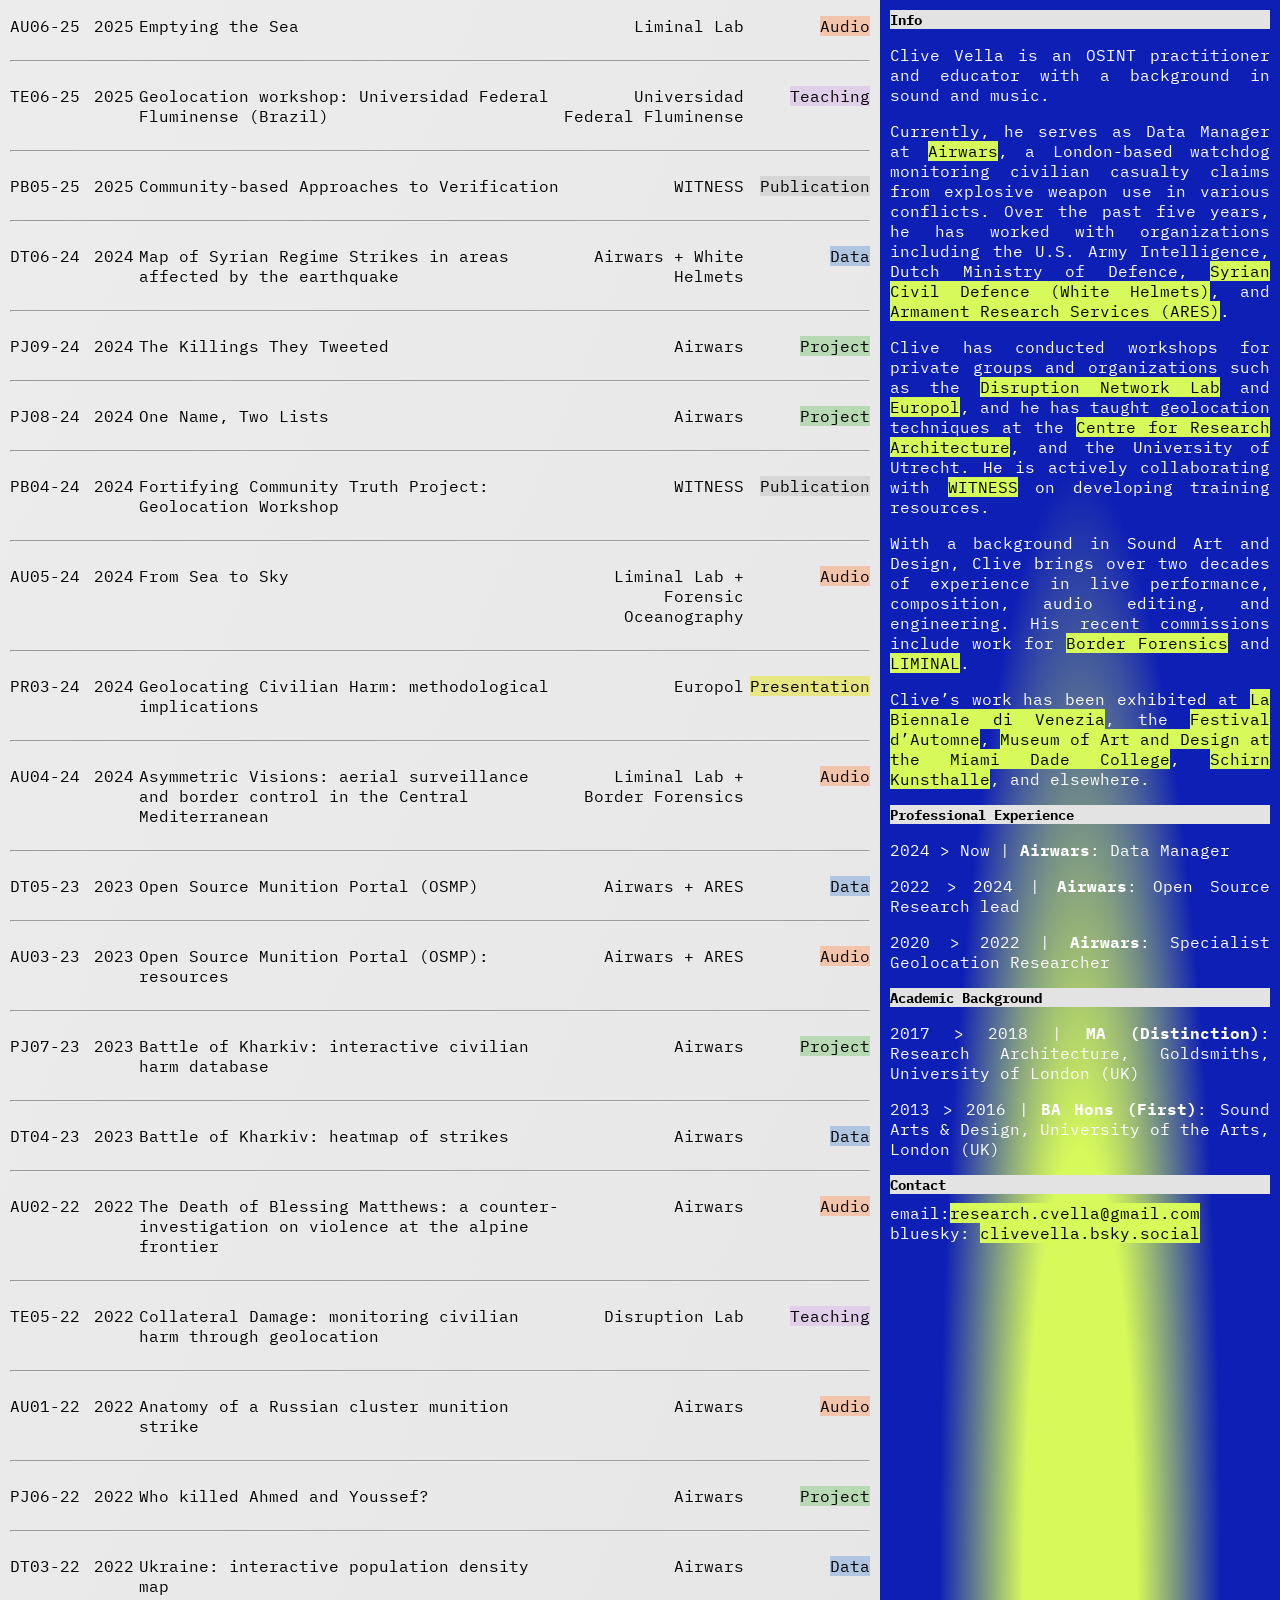
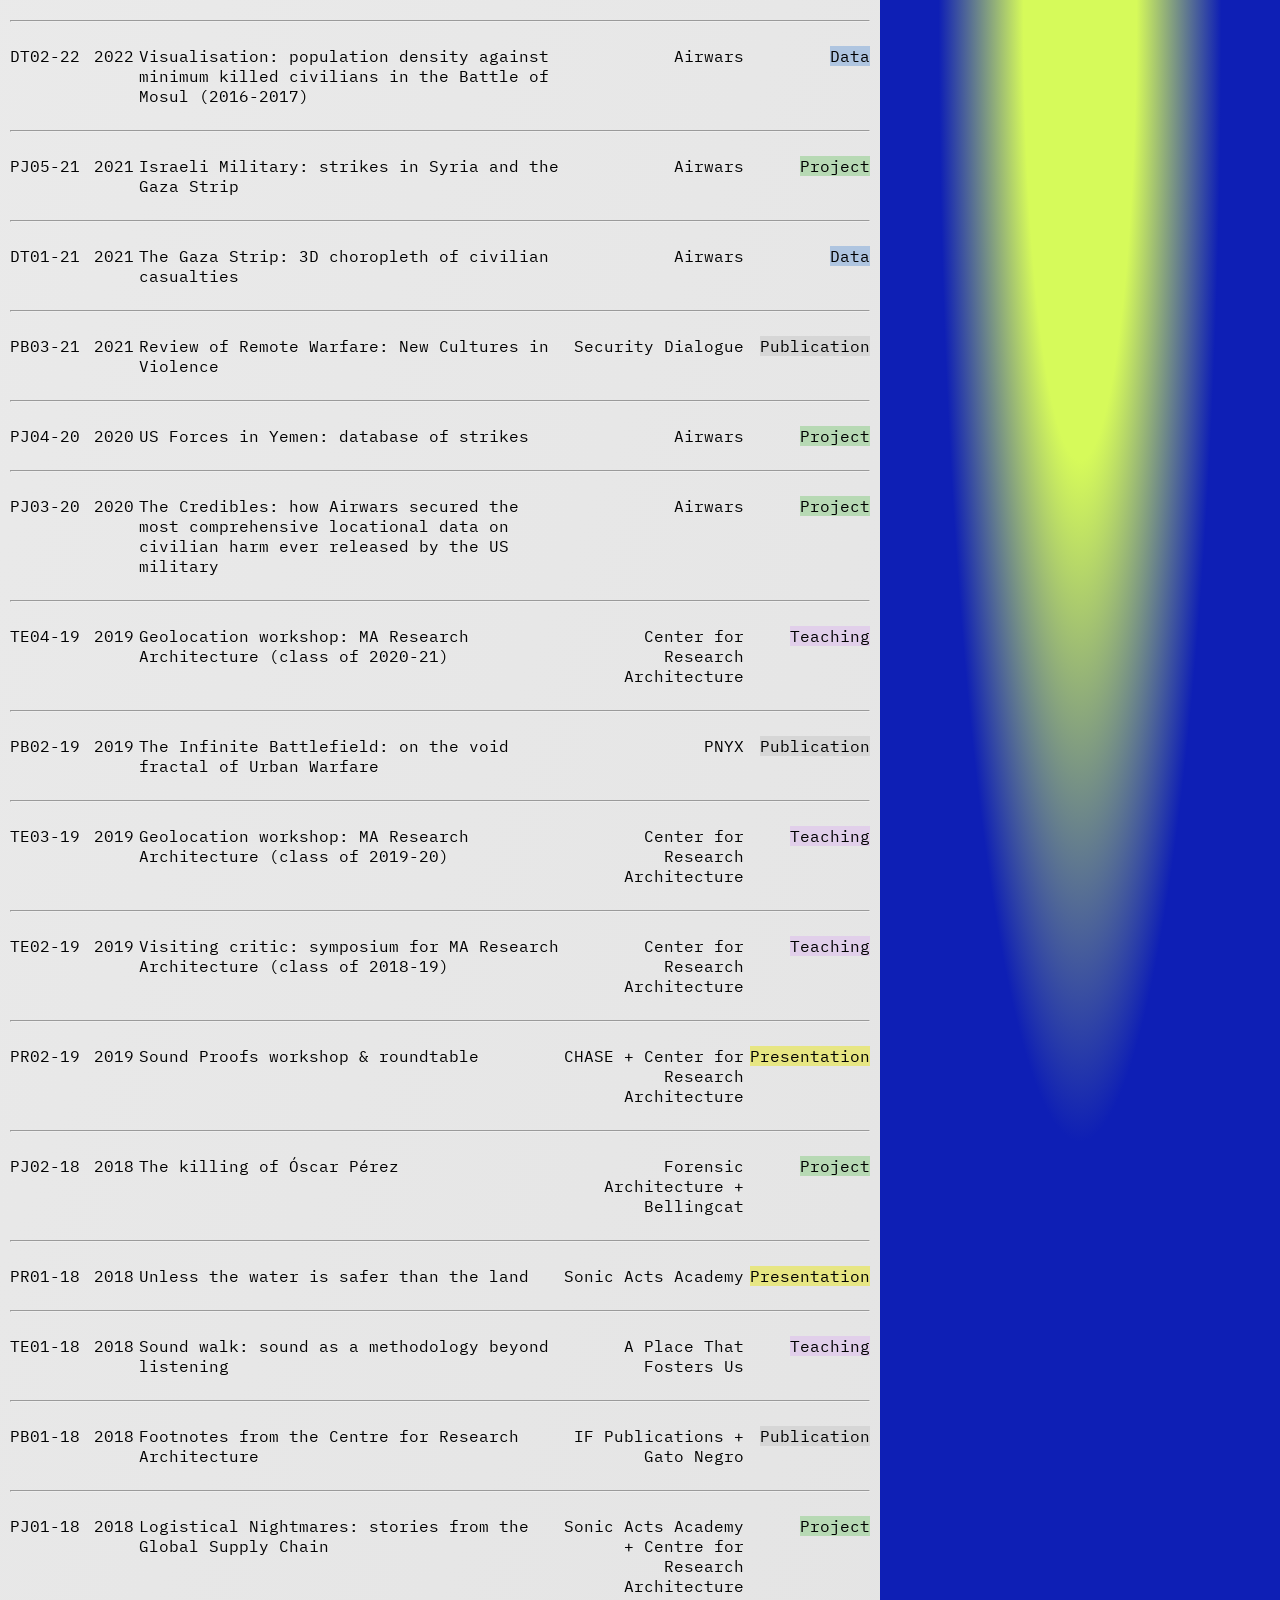
<file: index.html>
<!DOCTYPE html>
<html lang="en">

<head>
    <meta charset="UTF-8">
    <meta name="viewport" content="width=device-width, initial-scale=1.0">
    <link rel="preconnect" href="https://fonts.googleapis.com">
    <link rel="preconnect" href="https://fonts.gstatic.com" crossorigin>
    <link
        href="https://fonts.googleapis.com/css2?family=IBM+Plex+Mono:ital,wght@0,100;0,200;0,300;0,400;0,500;0,600;0,700;1,100;1,200;1,300;1,400;1,500;1,600;1,700&display=swap"
        rel="stylesheet">
    <link rel="stylesheet" href="styles.css">
    <script src="script.js"></script>
    <title>clivevella.xyz</title>
</head>

<body>
    <div id="xp_table">
        <div class="xp_line">

            <div class="code">
                <a href="https://liminal-lab.org/work/emptying_the_sea" target="_blank" rel="noreferrer noopener">
                    <p><mark>AU06-25</mark></p>
                </a>
            </div>
            <div class="year">
                <p>2025</p>
            </div>
            <div class="name">
                <a href="https://liminal-lab.org/work/emptying_the_sea" target="_blank" rel="noreferrer noopener">
                    <p><mark>Emptying the Sea</mark></p>
                </a>
            </div>
            <div class="org">

                <p>Liminal Lab</p>
            </div>
            <div class="category audio">
                <p><mark>Audio</mark></p>
            </div>

        </div>
        <hr>
        <div class="xp_line">

            <div class="code">

                <p>TE06-25</p>
            </div>
            <div class="year">
                <p>2025</p>
            </div>
            <div class="name">

                <p>Geolocation workshop: Universidad Federal Fluminense (Brazil)</p>

            </div>
            <div class="org">

                <p>Universidad Federal Fluminense</p>
            </div>
            <div class="category teaching">
                <p><mark>Teaching</mark></p>
            </div>

        </div>
        <hr>

        <div class="xp_line">
            <div class="code">
                <a href="https://library.witness.org/product/community-based-approaches-to-verification/"
                    target="_blank" rel="noreferrer noopener">
                    <p><mark>PB05-25</mark></p>
                </a>
            </div>
            <div class="year">
                <p>2025</p>
            </div>
            <div class="name">
                <a href="https://library.witness.org/product/community-based-approaches-to-verification/"
                    target="_blank" rel="noreferrer noopener">
                    <p><mark>Community-based Approaches to Verification</mark></p>
                </a>
            </div>
            <div class="org">

                <p>WITNESS</p>
            </div>
            <div class="category publication">
                <p><mark>Publication</mark></p>
            </div>

        </div>
        <hr>
        <div class="xp_line">
            <div class="code">
                <a href="https://airwars.org/news/new-airwars-and-white-helmets-project-launched/" target="_blank"
                    rel="noreferrer noopener">
                    <p><mark>DT06-24</mark></p>
                </a>
            </div>
            <div class="year">
                <p>2024</p>
            </div>
            <div class="name">
                <a href="https://airwars.org/news/new-airwars-and-white-helmets-project-launched/" target="_blank"
                    rel="noreferrer noopener">
                    <p><mark>Map of Syrian Regime Strikes in areas affected by the earthquake</mark></p>
                </a>
            </div>
            <div class="org">
                <p>Airwars + White Helmets</p>
            </div>
            <div class="category data">
                <p><mark>Data</mark></p>
            </div>
        </div>
        <hr>
        <div class="xp_line">
            <div class="code">
                <a href="https://www.youtube.com/watch?v=esvn44GEoAk" target="_blank" rel="noreferrer noopener">
                    <p><mark>PJ09-24</mark></p>
                </a>
            </div>
            <div class="year">
                <p>2024</p>
            </div>
            <div class="name">
                <a href="https://www.youtube.com/watch?v=esvn44GEoAk" target="_blank" rel="noreferrer noopener">
                    <p><mark>The Killings They Tweeted</mark></p>
                </a>
            </div>
            <div class="org">
                <p>Airwars</p>
            </div>
            <div class="category project">
                <p><mark>Project</mark></p>
            </div>
        </div>
        <hr>
        <div class="xp_line">
            <div class="code">
                <a href="https://gaza-civilians.airwars.org/" target="_blank" rel="noreferrer noopener">
                    <p><mark>PJ08-24</mark></p>
                </a>
            </div>
            <div class="year">
                <p>2024</p>
            </div>
            <div class="name">
                <a href="https://gaza-civilians.airwars.org/" target="_blank" rel="noreferrer noopener">
                    <p><mark>One Name, Two Lists</mark></p>
                </a>
            </div>
            <div class="org">
                <p>Airwars</p>
            </div>
            <div class="category project">
                <p><mark>Project</mark></p>
            </div>
        </div>
        <hr>
        <div class="xp_line">
            <div class="code">

                <p>PB04-24</p>

            </div>
            <div class="year">
                <p>2024</p>
            </div>
            <div class="name">
                <p>Fortifying Community Truth Project: Geolocation Workshop</p>
            </div>
            <div class="org">
                <p>WITNESS</p>
            </div>
            <div class="category publication">
                <p><mark>Publication</mark></p>
            </div>
        </div>
        <hr>
        <div class="xp_line">
            <div class="code">
                <a href="https://liminal-lab.org/work/from-sea-to-sky" target="_blank" rel="noreferrer noopener">
                    <p><mark>AU05-24</mark></p>
                </a>
            </div>
            <div class="year">
                <p>2024</p>
            </div>
            <div class="name">
                <a href="https://liminal-lab.org/work/from-sea-to-sky" target="_blank" rel="noreferrer noopener">
                    <p><mark>From Sea to Sky</mark></p>
                </a>
            </div>
            <div class="org">
                <p>Liminal Lab + Forensic Oceanography</p>
            </div>
            <div class="category audio">
                <p><mark>Audio</mark></p>
            </div>
        </div>
        <hr>
        <div class="xp_line">
            <div class="code">
                <p>PR03-24</p>
            </div>
            <div class="year">
                <p>2024</p>
            </div>
            <div class="name">
                <p>Geolocating Civilian Harm: methodological implications</p>
            </div>
            <div class="org">
                <p>Europol</p>
            </div>
            <div class="category presentation">
                <p><mark>Presentation</mark></p>
            </div>
        </div>
        <hr>
        <div class="xp_line">
            <div class="code">
                <a href="https://liminal-lab.org/work/asymmetric-visions" target="_blank" rel="noreferrer noopener">
                    <p><mark>AU04-24</mark></p>
                </a>
            </div>
            <div class="year">
                <p>2024</p>
            </div>
            <div class="name">
                <a href="https://liminal-lab.org/work/asymmetric-visions" target="_blank" rel="noreferrer noopener">
                    <p><mark>Asymmetric Visions: aerial surveillance and border control in the Central
                            Mediterranean</mark></p>
                </a>
            </div>
            <div class="org">
                <p>Liminal Lab + Border Forensics</p>
            </div>
            <div class="category audio">
                <p><mark>Audio</mark></p>
            </div>
        </div>
        <hr>
        <div class="xp_line">
            <div class="code">
                <a href="https://osmp.airwars.org/" target="_blank" rel="noreferrer noopener">
                    <p><mark>DT05-23</mark></p>
                </a>
            </div>
            <div class="year">
                <p>2023</p>
            </div>
            <div class="name">
                <a href="https://osmp.airwars.org/" target="_blank" rel="noreferrer noopener">
                    <p><mark>Open Source Munition Portal (OSMP)</mark></p>
                </a>
            </div>
            <div class="org">
                <p>Airwars + ARES</p>
            </div>
            <div class="category data">
                <p><mark>Data</mark></p>
            </div>
        </div>
        <hr>
        <div class="xp_line">
            <div class="code">
                <a href="https://osmp.airwars.org/resources/" target="_blank" rel="noreferrer noopener">
                    <p><mark>AU03-23</mark></p>
                </a>
            </div>
            <div class="year">
                <p>2023</p>
            </div>
            <div class="name">
                <a href="https://osmp.airwars.org/resources/" target="_blank" rel="noreferrer noopener">
                    <p><mark>Open Source Munition Portal (OSMP): resources</mark></p>
                </a>
            </div>
            <div class="org">
                <p>Airwars + ARES</p>
            </div>
            <div class="category audio">
                <p><mark>Audio</mark></p>
            </div>
        </div>
        <hr>
        <div class="xp_line">
            <div class="code">
                <a href="https://airwars.org/news/battle-of-kharkiv-interactive-civilian-harm-database-launched/"
                    target="_blank" rel="noreferrer noopener">
                    <p><mark>PJ07-23</mark></p>
                </a>
            </div>
            <div class="year">
                <p>2023</p>
            </div>
            <div class="name">
                <a href="https://airwars.org/news/battle-of-kharkiv-interactive-civilian-harm-database-launched/"
                    target="_blank" rel="noreferrer noopener">
                    <p><mark>Battle of Kharkiv: interactive civilian harm database</mark></p>
                </a>
            </div>
            <div class="org">
                <p>Airwars</p>
            </div>
            <div class="category project">
                <p><mark>Project</mark></p>
            </div>
        </div>
        <hr>
        <div class="xp_line">
            <div class="code">
                <a href="https://airwars.org/civilian-harm-in-the-battle-of-kharkiv/" target="_blank"
                    rel="noreferrer noopener">
                    <p><mark>DT04-23</mark></p>
                </a>
            </div>
            <div class="year">
                <p>2023</p>
            </div>
            <div class="name"><a href="https://airwars.org/civilian-harm-in-the-battle-of-kharkiv/" target="_blank"
                    rel="noreferrer noopener">
                    <p><mark>Battle of Kharkiv: heatmap of strikes</mark></p>
                </a>
            </div>
            <div class="org">
                <p>Airwars</p>
            </div>
            <div class="category data">
                <p><mark>Data</mark></p>
            </div>
        </div>
        <hr>
        <div class="xp_line">
            <div class="code">
                <a href="https://www.borderforensics.org/investigations/blessing/" target="_blank"
                    rel="noreferrer noopener">
                    <p><mark>AU02-22</mark></p>
                </a>
            </div>
            <div class="year">
                <p>2022</p>
            </div>
            <div class="name"><a href="https://www.borderforensics.org/investigations/blessing/" target="_blank"
                    rel="noreferrer noopener">
                    <p><mark>The Death of Blessing Matthews: a counter-investigation on violence at the alpine
                            frontier</mark></p>
                </a>
            </div>
            <div class="org">
                <p>Airwars</p>
            </div>
            <div class="category audio">
                <p><mark>Audio</mark></p>
            </div>
        </div>
        <hr>
        <div class="xp_line">
            <div class="code">
                <a href="https://www.disruptionlab.org/the-kill-cloud" target="_blank" rel="noreferrer noopener">
                    <p><mark>TE05-22</mark></p>
                </a>
            </div>
            <div class="year">
                <p>2022</p>
            </div>
            <div class="name">
                <a href="https://www.disruptionlab.org/the-kill-cloud" target="_blank" rel="noreferrer noopener">
                    <p><mark>Collateral Damage: monitoring civilian harm through geolocation</mark></p>
                </a>
            </div>
            <div class="org">
                <p>Disruption Lab</p>
            </div>
            <div class="category teaching">
                <p><mark>Teaching</mark></p>
            </div>
        </div>
        <hr>
        <div class="xp_line">
            <div class="code">
                <a href="https://airwars.org/investigations/anatomy-of-a-russian-cluster-munition-strike-explainer/"
                    target="_blank" rel="noreferrer noopener">
                    <p><mark>AU01-22</mark></p>
                </a>
            </div>
            <div class="year">
                <p>2022</p>
            </div>
            <div class="name">
                <a href="https://airwars.org/investigations/anatomy-of-a-russian-cluster-munition-strike-explainer/"
                    target="_blank" rel="noreferrer noopener">
                    <p><mark>Anatomy of a Russian cluster munition strike</mark></p>
                </a>
            </div>
            <div class="org">
                <p>Airwars</p>
            </div>
            <div class="category audio">
                <p><mark>Audio</mark></p>
            </div>
        </div>
        <hr>
        <div class="xp_line">
            <div class="code">
                <a href="https://airwars.org/investigations/who-killed-ahmed-and-youssef/" target="_blank"
                    rel="noreferrer noopener">
                    <p><mark>PJ06-22</mark></p>
                </a>
            </div>
            <div class="year">
                <p>2022</p>
            </div>
            <div class="name">
                <a href="https://airwars.org/investigations/who-killed-ahmed-and-youssef/" target="_blank"
                    rel="noreferrer noopener">
                    <p><mark>Who killed Ahmed and Youssef?</mark></p>
                </a>

            </div>
            <div class="org">
                <p>Airwars</p>
            </div>
            <div class="category project">
                <p><mark>Project</mark></p>
            </div>
        </div>
        <hr>
        <div class="xp_line">
            <div class="code">
                <a href="https://airwars.org/ukraine-population-density-mapping/" target="_blank"
                    rel="noreferrer noopener">
                    <p><mark>DT03-22</mark></p>
                </a>
            </div>
            <div class="year">
                <p>2022</p>
            </div>
            <div class="name">
                <a href="https://airwars.org/ukraine-population-density-mapping/" target="_blank"
                    rel="noreferrer noopener">
                    <p><mark>Ukraine: interactive population density map</mark></p>
                </a>
            </div>
            <div class="org">
                <p>Airwars</p>
            </div>
            <div class="category data">
                <p><mark>Data</mark></p>
            </div>
        </div>
        <hr>
        <div class="xp_line">
            <div class="code">
                <a href="https://airwars.org/mapping-urban-warfare/" target="_blank" rel="noreferrer noopener">
                    <p><mark>DT02-22</mark></p>
                </a>
            </div>
            <div class="year">
                <p>2022</p>
            </div>
            <div class="name">
                <a href="https://airwars.org/mapping-urban-warfare/" target="_blank" rel="noreferrer noopener">
                    <p><mark>Visualisation: population density against minimum killed civilians in the Battle of Mosul
                            (2016-2017)</mark>
                    </p>
                </a>
            </div>
            <div class="org">
                <p>Airwars</p>
            </div>
            <div class="category data">
                <p><mark>Data</mark></p>
            </div>
        </div>
        <hr>
        <div class="xp_line">
            <div class="code">
                <a href="https://airwars.org/conflict/israeli-military-in-syria-the-gaza-strip/" target="_blank"
                    rel="noreferrer noopener">
                    <p><mark>PJ05-21</mark></p>
                </a>
            </div>
            <div class="year">
                <p>2021</p>
            </div>
            <div class="name">
                <a href="https://airwars.org/conflict/israeli-military-in-syria-the-gaza-strip/" target="_blank"
                    rel="noreferrer noopener">
                    <p><mark>Israeli Military: strikes in Syria and the Gaza Strip</mark></p>
                </a>
            </div>
            <div class="org">
                <p>Airwars</p>
            </div>
            <div class="category project">
                <p><mark>Project</mark></p>
            </div>
        </div>
        <hr>
        <div class="xp_line">
            <div class="code">
                <a href="https://airwars.org/investigation/civilian-casualties-in-gaza-may-10th-20th-2021/"
                    target="_blank" rel="noreferrer noopener">
                    <p><mark>DT01-21</mark></p>
                </a>
            </div>
            <div class="year">
                <p>2021</p>
            </div>
            <div class="name">
                <a href="https://airwars.org/investigation/civilian-casualties-in-gaza-may-10th-20th-2021/"
                    target="_blank" rel="noreferrer noopener">
                    <p><mark>The Gaza Strip: 3D choropleth of civilian casualties</mark></p>
                </a>
            </div>
            <div class="org">
                <p>Airwars</p>
            </div>
            <div class="category data">
                <p><mark>Data</mark></p>
            </div>
        </div>
        <hr>
        <div class="xp_line">
            <div class="code">
                <a href="https://blogs.prio.org/SecurityDialogue/2021/02/book-review-remote-warfare-new-cultures-of-violence-for-security-dialogue-journal/"
                    target="_blank" rel="noreferrer noopener">
                    <p><mark>PB03-21</mark></p>
                </a>
            </div>
            <div class="year">
                <p>2021</p>
            </div>
            <div class="name">
                <a href="https://blogs.prio.org/SecurityDialogue/2021/02/book-review-remote-warfare-new-cultures-of-violence-for-security-dialogue-journal/"
                    target="_blank" rel="noreferrer noopener">
                    <p><mark>Review of Remote Warfare: New Cultures in Violence</mark></p>
                </a>
            </div>
            <div class="org">
                <p>Security Dialogue</p>
            </div>
            <div class="category publication">
                <p><mark>Publication</mark></p>
            </div>
        </div>
        <hr>
        <div class="xp_line">
            <div class="code">
                <a href="https://airwars.org/conflict/us-forces-in-yemen/" target="_blank" rel="noreferrer noopener">
                    <p><mark>PJ04-20</mark></p>
                </a>
            </div>
            <div class="year">
                <p>2020</p>
            </div>
            <div class="name">
                <a href="https://airwars.org/conflict/us-forces-in-yemen/" target="_blank" rel="noreferrer noopener">
                    <p><mark>US Forces in Yemen: database of strikes</mark></p>
                </a>
            </div>
            <div class="org">
                <p>Airwars</p>
            </div>
            <div class="category project">
                <p><mark>Project</mark></p>
            </div>
        </div>
        <hr>
        <div class="xp_line">
            <div class="code">
                <a href="https://airwars.org/research/the-credibles-new/" target="_blank" rel="noreferrer noopener">
                    <p><mark>PJ03-20</mark></p>
                </a>
            </div>
            <div class="year">
                <p>2020</p>
            </div>
            <div class="name">
                <a href="https://airwars.org/research/the-credibles-new/" target="_blank" rel="noreferrer noopener">
                    <p><mark>The Credibles: how Airwars secured the most comprehensive locational data on civilian harm
                            ever released by the US military</mark></p>
                </a>
            </div>
            <div class="org">
                <p>Airwars</p>
            </div>
            <div class="category project">
                <p><mark>Project</mark></p>
            </div>
        </div>
        <hr>
        <div class="xp_line">
            <div class="code">
                <p>TE04-19</p>
            </div>
            <div class="year">
                <p>2019</p>
            </div>
            <div class="name">
                <p>Geolocation workshop: MA Research Architecture (class of 2020-21)</p>
            </div>
            <div class="org">
                <p>Center for Research Architecture</p>
            </div>
            <div class="category teaching">
                <p><mark>Teaching</mark></p>
            </div>
        </div>
        <hr>
        <div class="xp_line">
            <div class="code">
                <a href="http://pnyx.aaschool.ac.uk/issue-67/" target="_blank" rel="noreferrer noopener">
                    <p><mark>PB02-19</mark></p>
                </a>
            </div>
            <div class="year">
                <p>2019</p>
            </div>
            <div class="name">
                <a href="http://pnyx.aaschool.ac.uk/issue-67/" target="_blank" rel="noreferrer noopener">
                    <p><mark>The Infinite Battlefield: on the void fractal of Urban Warfare</mark></p>
                </a>
            </div>
            <div class="org">
                <p>PNYX</p>
            </div>
            <div class="category publication">
                <p><mark>Publication</mark></p>
            </div>
        </div>
        <hr>
        <div class="xp_line">
            <div class="code">
                <p>TE03-19</p>
            </div>
            <div class="year">
                <p>2019</p>
            </div>
            <div class="name">
                <p>Geolocation workshop: MA Research Architecture (class of 2019-20)</p>
            </div>
            <div class="org">
                <p>Center for Research Architecture</p>
            </div>
            <div class="category teaching">
                <p><mark>Teaching</mark></p>
            </div>
        </div>
        <hr>
        <div class="xp_line">
            <div class="code">
                <p>TE02-19</p>
            </div>
            <div class="year">
                <p>2019</p>
            </div>
            <div class="name">
                <p>Visiting critic: symposium for MA Research Architecture (class of 2018-19)</p>
            </div>
            <div class="org">
                <p>Center for Research Architecture</p>
            </div>
            <div class="category teaching">
                <p><mark>Teaching</mark></p>
            </div>
        </div>
        <hr>
        <div class="xp_line">
            <div class="code">
                <a href="https://research-architecture.org/Sound-Proofs-Workshop" target="_blank"
                    rel="noreferrer noopener">
                    <p><mark>PR02-19</mark></p>
                </a>
            </div>
            <div class="year">
                <p>2019</p>
            </div>
            <div class="name">
                <a href="https://research-architecture.org/Sound-Proofs-Workshop" target="_blank"
                    rel="noreferrer noopener">
                    <p><mark>Sound Proofs workshop & roundtable</mark></p>
                </a>
            </div>
            <div class="org">
                <p>CHASE + Center for Research Architecture</p>
            </div>
            <div class="category presentation">
                <p><mark>Presentation</mark></p>
            </div>
        </div>
        <hr>
        <div class="xp_line">
            <div class="code">
                <a href="https://forensic-architecture.org/investigation/the-killing-of-oscar-perez" target="_blank"
                    rel="noreferrer noopener">
                    <p><mark>PJ02-18</mark></p>
                </a>
            </div>
            <div class="year">
                <p>2018</p>
            </div>
            <div class="name">
                <a href="https://forensic-architecture.org/investigation/the-killing-of-oscar-perez" target="_blank"
                    rel="noreferrer noopener">
                    <p><mark>The killing of Óscar Pérez</mark></p>
                </a>
            </div>
            <div class="org">
                <p>Forensic Architecture + Bellingcat</p>
            </div>
            <div class="category project">
                <p><mark>Project</mark></p>
            </div>
        </div>
        <hr>
        <div class="xp_line">
            <div class="code">
                <a href="https://vimeo.com/259213751" target="_blank" rel="noreferrer noopener">
                    <p><mark>PR01-18</mark></p>
                </a>
            </div>
            <div class="year">
                <p>2018</p>
            </div>
            <div class="name"><a href="https://vimeo.com/259213751" target="_blank" rel="noreferrer noopener">
                    <p><mark>Unless the water is safer than the land</mark></p>
                </a>
            </div>
            <div class="org">
                <p>Sonic Acts Academy</p>
            </div>
            <div class="category presentation">
                <p><mark>Presentation</mark></p>
            </div>
        </div>
        <hr>
        <div class="xp_line">
            <div class="code">
                <a href="https://www.gold.ac.uk/calendar/?id=12044" target="_blank" rel="noreferrer noopener">
                    <p><mark>TE01-18</mark></p>
                </a>
            </div>
            <div class="year">
                <p>2018</p>
            </div>
            <div class="name">
                <a href="https://www.gold.ac.uk/calendar/?id=12044" target="_blank" rel="noreferrer noopener">
                    <p><mark>Sound walk: sound as a methodology beyond listening</mark></p>
                </a>
            </div>
            <div class="org">
                <p>A Place That Fosters Us</p>
            </div>
            <div class="category teaching">
                <p><mark>Teaching</mark></p>
            </div>
        </div>
        <hr>
        <div class="xp_line">
            <div class="code">
                <p>PB01-18</p>
            </div>
            <div class="year">
                <p>2018</p>
            </div>
            <div class="name">
                <p>Footnotes from the Centre for Research Architecture</p>
            </div>
            <div class="org">
                <p>IF Publications + Gato Negro</p>
            </div>
            <div class="category publication">
                <p><mark>Publication</mark></p>
            </div>
        </div>
        <hr>
        <div class="xp_line">
            <div class="code">
                <a href="https://research-architecture.org/Logistical-Nightmares" target="_blank"
                    rel="noreferrer noopener">
                    <p><mark>PJ01-18</mark></p>
                </a>
            </div>
            <div class="year">
                <p>2018</p>
            </div>
            <div class="name">
                <a href="https://research-architecture.org/Logistical-Nightmares" target="_blank"
                    rel="noreferrer noopener">
                    <p><mark>Logistical Nightmares: stories from the Global Supply Chain</mark></p>
                </a>
            </div>
            <div class="org">
                <p>Sonic Acts Academy + Centre for Research Architecture</p>
            </div>
            <div class="category project">
                <p><mark>Project</mark></p>
            </div>
        </div>
    </div>



    <div id="info_table">
        <h1>Info</h1>
        <p>Clive Vella is an OSINT practitioner and educator with a background in sound and music.</p>

        <p>Currently, he serves as Data Manager at <a href="https://airwars.org" target="_blank"
                rel="noreferrer noopener">Airwars</a>, a London-based watchdog monitoring civilian casualty
            claims from explosive weapon use in various conflicts. Over the past five years, he has worked with
            organizations including the U.S. Army Intelligence, Dutch Ministry of Defence, <a
                href="https://whitehelmets.org" target="_blank" rel="noreferrer noopener">Syrian Civil Defence (White
                Helmets)</a>, and <a href="https://armamentresearch.com" target="_blank"
                rel="noreferrer noopener">Armament Research Services (ARES)</a>.</p>

        <p>Clive has conducted workshops for private groups and organizations such as the <a
                href="https://www.disruptionlab.org/" target="_blank" rel="noreferrer noopener">Disruption Network
                Lab</a> and
            <a href="https://www.europol.europa.eu/" target="_blank" rel="noreferrer noopener">Europol</a>,
            and he has taught geolocation techniques at the <a href="https://research-architecture.org/" target="_blank"
                rel="noreferrer noopener">Centre for Research Architecture</a>, and the University of
            Utrecht.
            He is actively collaborating with <a href="https://www.witness.org/" target="_blank"
                rel="noreferrer noopener">WITNESS</a> on developing training resources.
        </p>

        <p>With a background in Sound Art and Design, Clive brings over two decades of experience in live performance,
            composition, audio editing, and engineering. His recent commissions include work for <a
                href="https://www.borderforensics.org/" target="_blank" rel="noreferrer noopener">Border Forensics</a>
            and
            <a href="https://liminal-lab.org/" target="_blank" rel="noreferrer noopener">LIMINAL</a>.
        </p>

        <p>Clive’s work has been exhibited at <a
                href="https://www.labiennale.org/en/art/2024/nucleo-contemporaneo/disobedience-archive" target="_blank"
                rel="noreferrer noopener">La Biennale di Venezia</a>, the <a
                href="https://www.festival-automne.com/fr/edition-2024/liminal-forensic-oceanography-border-forensics-from-sea-to-sky"
                target="_blank" rel="noreferrer noopener">Festival d’Automne</a>, <a
                href="https://forensic-architecture.org/programme/exhibitions/forensic-architecture-true-to-scale"
                target="_blank" rel="noreferrer noopener">Museum of Art and Design
                at
                the Miami Dade College</a>, <a href="https://www.schirn.de/en/exhibitions/2020/we_never_sleep/"
                target="_blank" rel="noreferrer noopener">Schirn Kunsthalle</a>, and elsewhere. </p>

        <h1>Professional Experience</h1>
        <p> 2024 > Now | <strong>Airwars</strong>: Data Manager</p>
        <p> 2022 > 2024 | <strong>Airwars</strong>: Open Source Research lead</p>
        <p> 2020 > 2022 | <strong>Airwars</strong>: Specialist Geolocation Researcher</p>
        <h1>Academic Background</h1>
        <p> 2017 > 2018 | <strong>MA (Distinction)</strong>: Research Architecture, Goldsmiths, University of London
            (UK)</p>
        <p> 2013 > 2016 | <strong>BA Hons (First)</strong>: Sound Arts & Design, University of the Arts, London (UK)
        </p>
        <h1>Contact</h1>
        <ul>
            <li>email:<a href="mailto:research.cvella@gmail.com">research.cvella@gmail.com</a></li>
            <li>bluesky: <a href="https://bsky.app/profile/clivevella.bsky.social" target="_blank"
                    rel="noreferrer noopener">clivevella.bsky.social</a></li>
        </ul>
    </div>
</body>

</html>
</file>
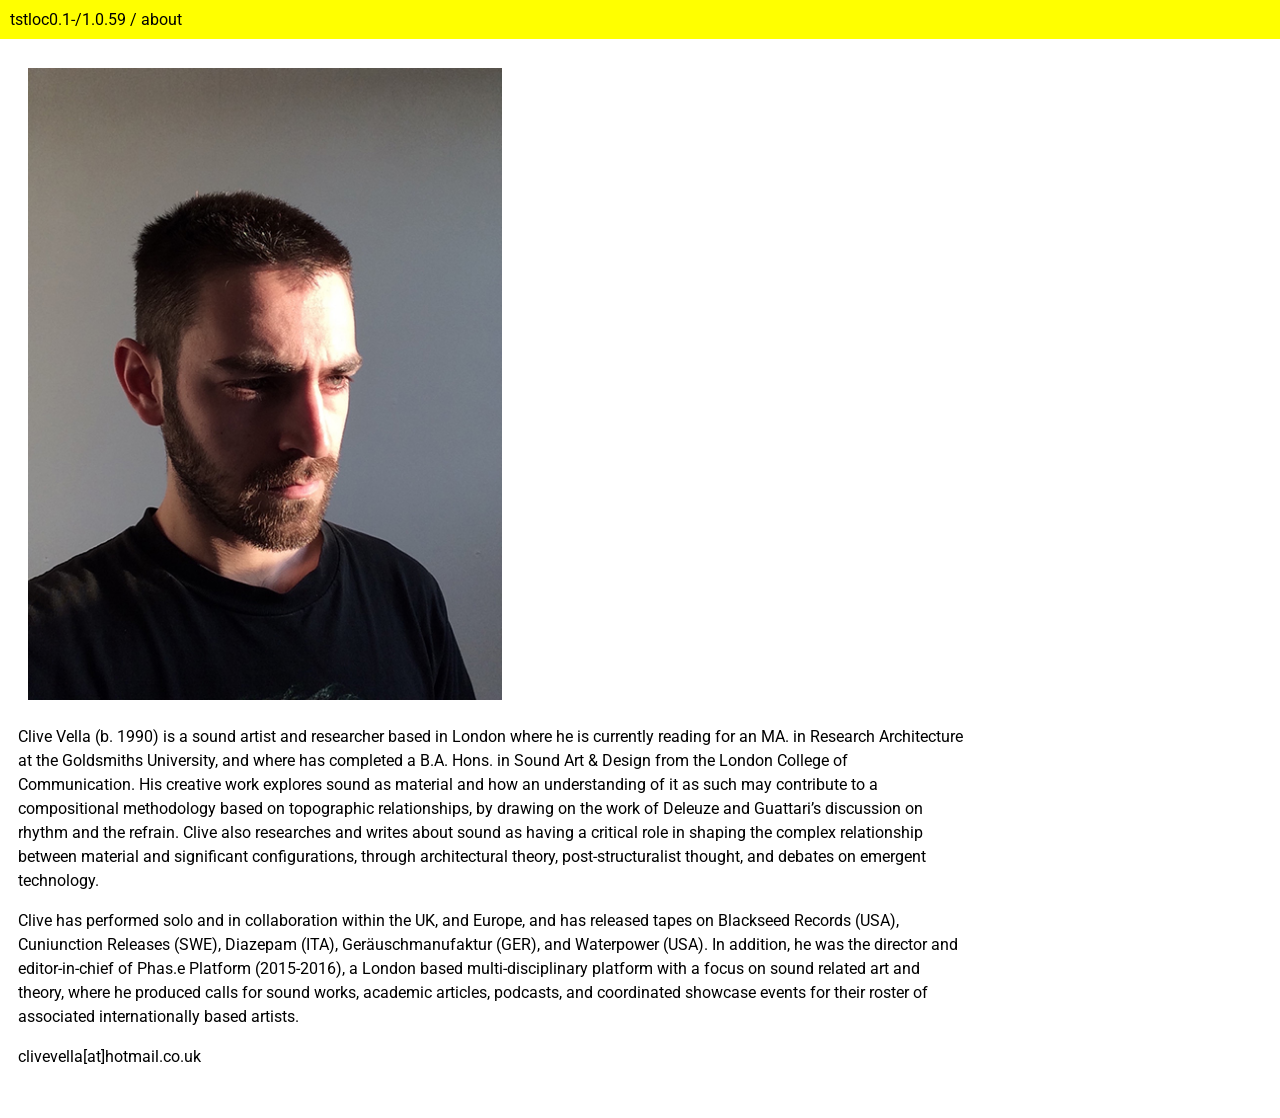
<file: about.html>
<!DOCTYPE HTML>
<html>

<head>
  <title>tstloc0.1-/1.0.59</title>
  <meta charset="utf-8">
  <link rel="stylesheet" href="style.css">
  <link href="https://fonts.googleapis.com/css?family=Roboto" rel="stylesheet">
</head>

<body>

<!-- TITLE AND ARTICLE HEADER SECTION -->
<div class="supertitle">
    <a href="index.html">tstloc0.1-/1.0.59</a> / <a href="about.html">about</a>
</div>

<!-- CONTENT SECTION -->
<div class="content-header">
<img src="about.jpg" class="about"/>
</div>
<div style="padding-top:40px;" class="content">
<p>Clive Vella (b. 1990) is a sound artist and researcher based in London where he is currently reading for an MA. in Research Architecture at the Goldsmiths University, and where has completed a B.A. Hons. in Sound Art & Design from the London College of Communication. His creative work explores sound as material and how an understanding of it as such may contribute to a compositional methodology based on topographic relationships, by drawing on the work of Deleuze and Guattari’s discussion on rhythm and the refrain. Clive also researches and writes about sound as having a critical role in shaping the complex relationship between material and significant configurations, through architectural theory, post-structuralist thought, and debates on emergent technology.</p>
<p>Clive has performed solo and in collaboration within the UK, and Europe, and has released tapes on Blackseed Records (USA), Cuniunction Releases (SWE), Diazepam (ITA), Geräuschmanufaktur (GER), and Waterpower (USA). In addition, he was the director and editor-in-chief of Phas.e Platform (2015-2016), a London based multi-disciplinary platform with a focus on sound related art and theory, where he produced calls for sound works, academic articles, podcasts, and coordinated showcase events for their roster of associated internationally based artists.</p>
<p>clivevella[at]hotmail.co.uk</p>



</div>

</body>

</html>
</file>
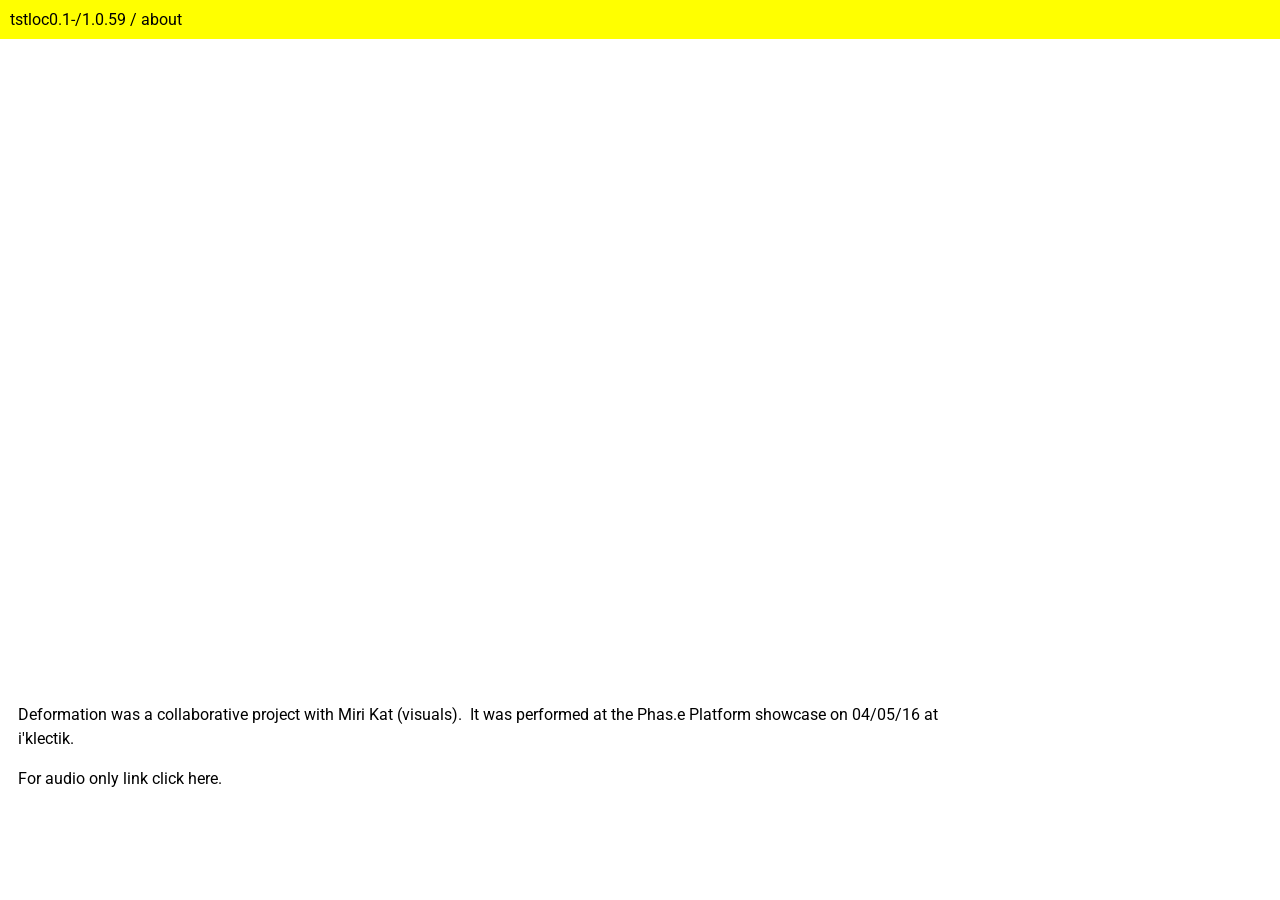
<file: deformation.html>
<!DOCTYPE HTML>
<html>

<head>
  <title>tstloc0.1-/1.0.59</title>
  <meta charset="utf-8">
  <link rel="stylesheet" href="style.css">
  <link href="https://fonts.googleapis.com/css?family=Roboto" rel="stylesheet">
</head>

<body>

  <!-- TITLE AND ARTICLE HEADER SECTION -->
  <div class="supertitle">
      <a href="index.html">tstloc0.1-/1.0.59</a> / <a href="about.html">about</a>
  </div>

<!-- CONTENT SECTION -->
<div class="content-header">
<iframe width="1120" height="630" src="https://www.youtube.com/embed/6xswa1YirhY?rel=0&amp;showinfo=0" frameborder="0" allowfullscreen></iframe>
</div>
<div style="padding-top:40px;" class="content">
  <p>Deformation was a collaborative project with Miri Kat (visuals).  It was performed at the Phas.e Platform showcase on 04/05/16 at i'klectik.</p>
  <p>For audio only link click <a href="https://soundcloud.com/hheva/live-at-phase-platform-showcase-001-deformation-040516" target="_blank" rel="noopener noreferrer">here</a>.</p>

</div>

</body>

</html>
</file>
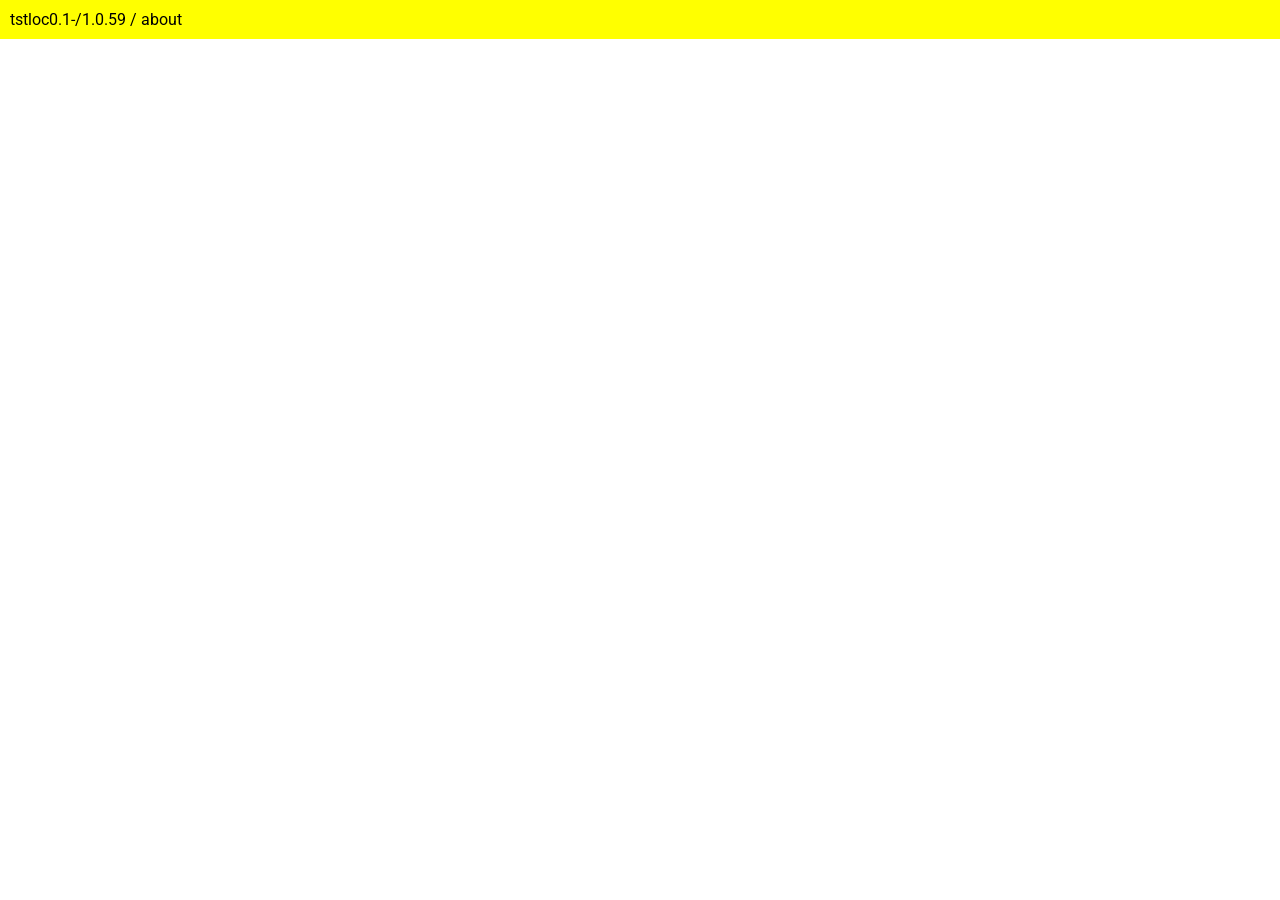
<file: depth.html>
<!DOCTYPE HTML>
<html>

<head>
  <title>tstloc0.1-/1.0.59</title>
  <meta charset="utf-8">
  <link rel="stylesheet" href="style.css">
  <link href="https://fonts.googleapis.com/css?family=Roboto" rel="stylesheet">
</head>

<body>

  <!-- TITLE AND ARTICLE HEADER SECTION -->
  <div class="supertitle">
      <a href="index.html">tstloc0.1-/1.0.59</a> / <a href="about.html">about</a>
  </div>

  <!-- CONTENT SECTION -->
  <div class="content-header">
<iframe width="100%" height="300" scrolling="no" frameborder="no" allow="autoplay" src="https://w.soundcloud.com/player/?url=https%3A//api.soundcloud.com/tracks/306720081&color=%23ff5500&auto_play=false&hide_related=false&show_comments=true&show_user=true&show_reposts=false&show_teaser=true&visual=true"></iframe></div>
  <div class="content">
  </div>

  </body>

  </html>
</file>
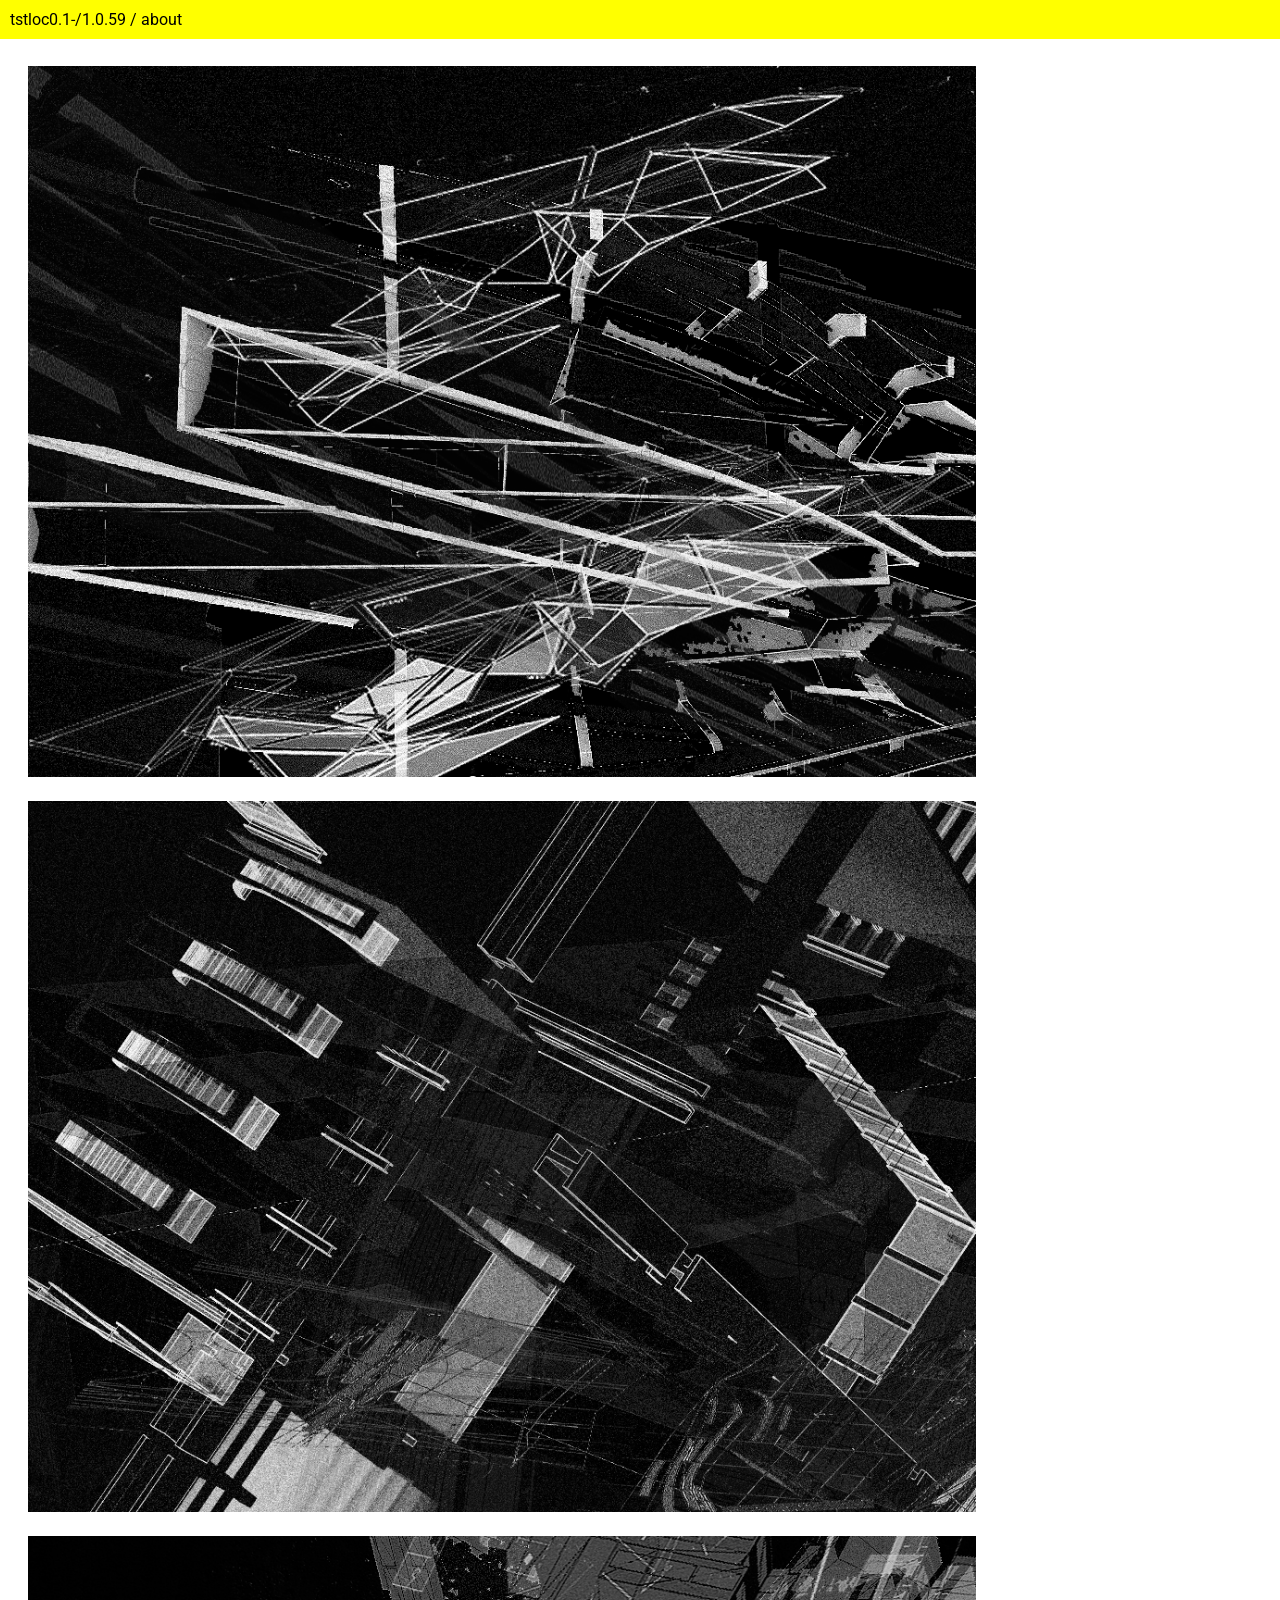
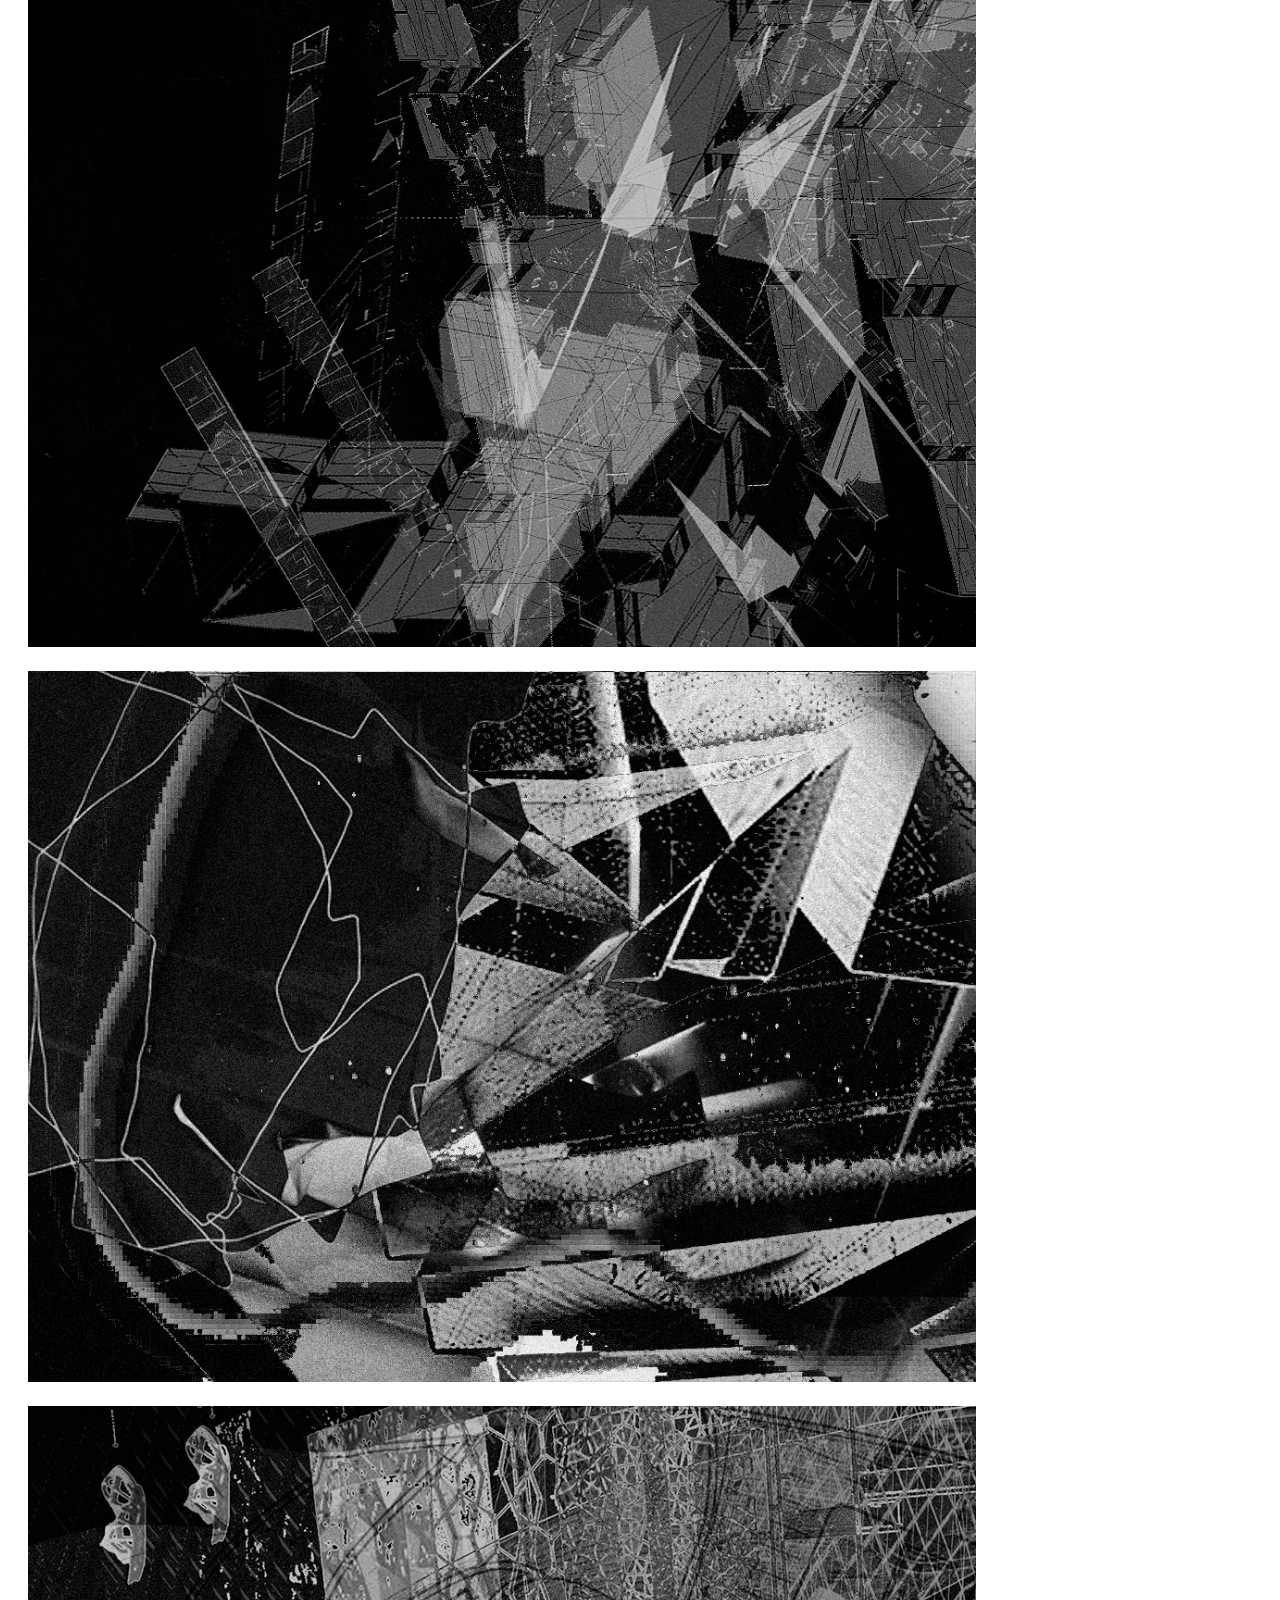
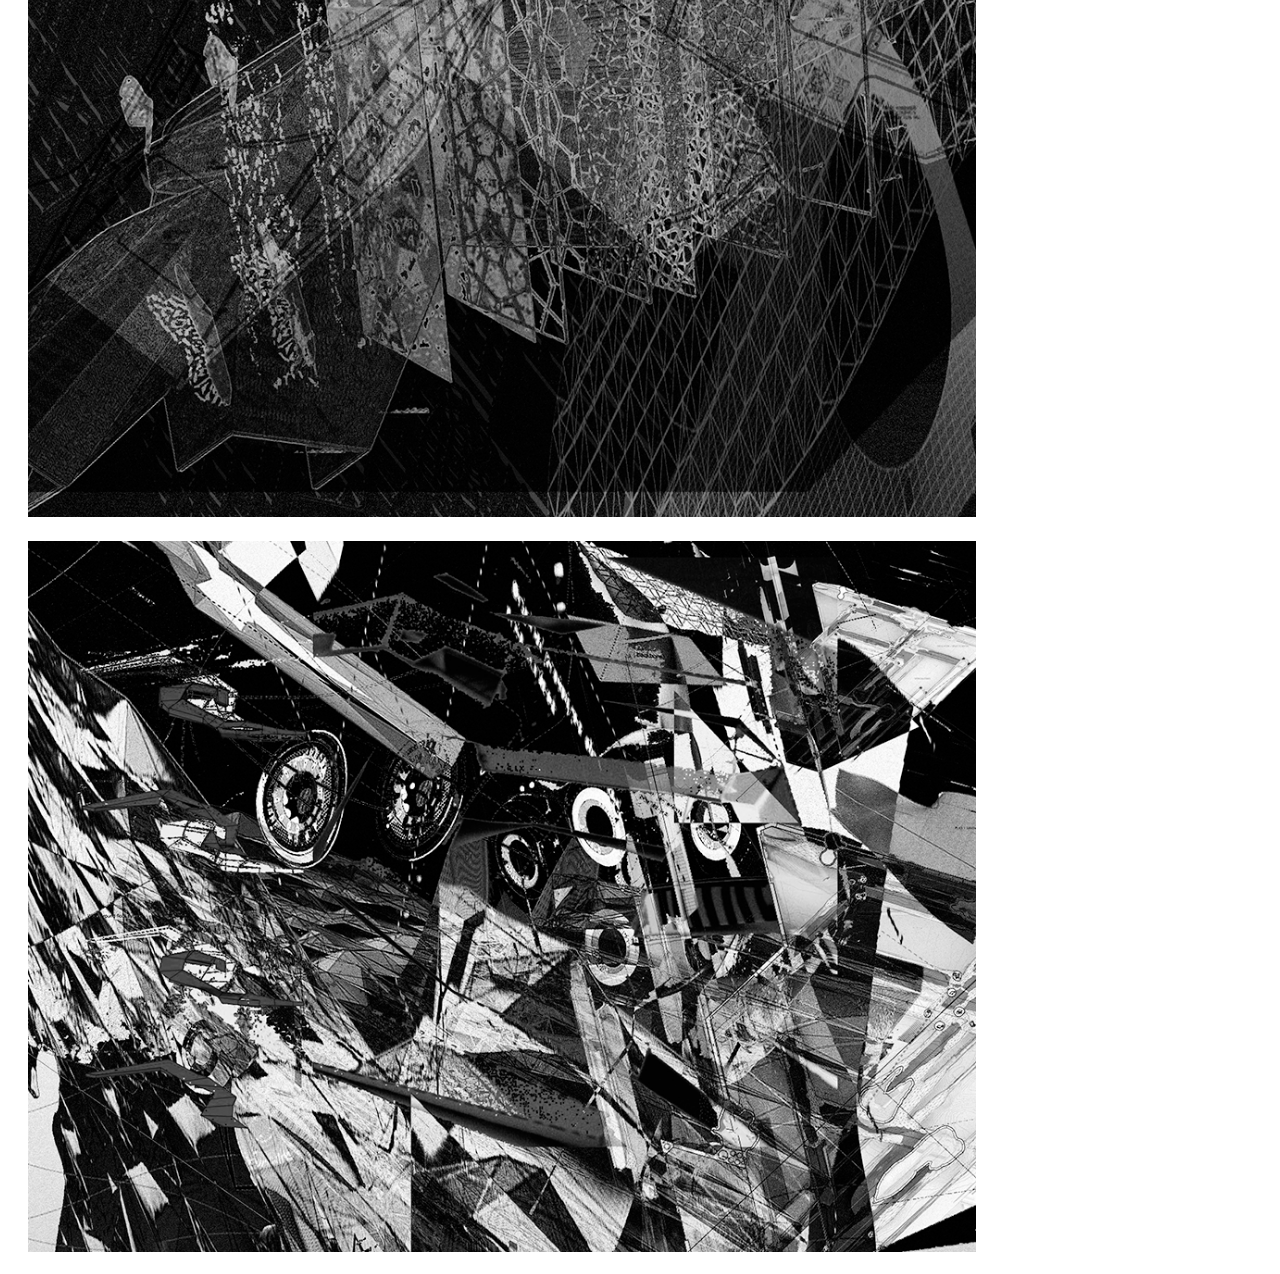
<file: imgtst0017.html>
<!DOCTYPE HTML>
<html>

<head>
  <title>tstloc0.1-/1.0.59</title>
  <meta charset="utf-8">
  <link rel="stylesheet" href="style.css">
  <link href="https://fonts.googleapis.com/css?family=Roboto" rel="stylesheet">
</head>

<body>

  <!-- TITLE AND ARTICLE HEADER SECTION -->
  <div class="supertitle">
      <a href="index.html">tstloc0.1-/1.0.59</a> / <a href="about.html">about</a>
  </div>

  <!-- CONTENT SECTION -->
  <div class="content-padding">
  <br /><br />  <img src="001.jpg"/><br /><img src="002.jpg"/><br /><img src="003.jpg"/><br /><img src="004.jpg"/><br /><img src="005.jpg"/><br /><img src="006.jpg"/>
  </div>
  <div class="content">
  </div>

  </body>

  </html>
</file>
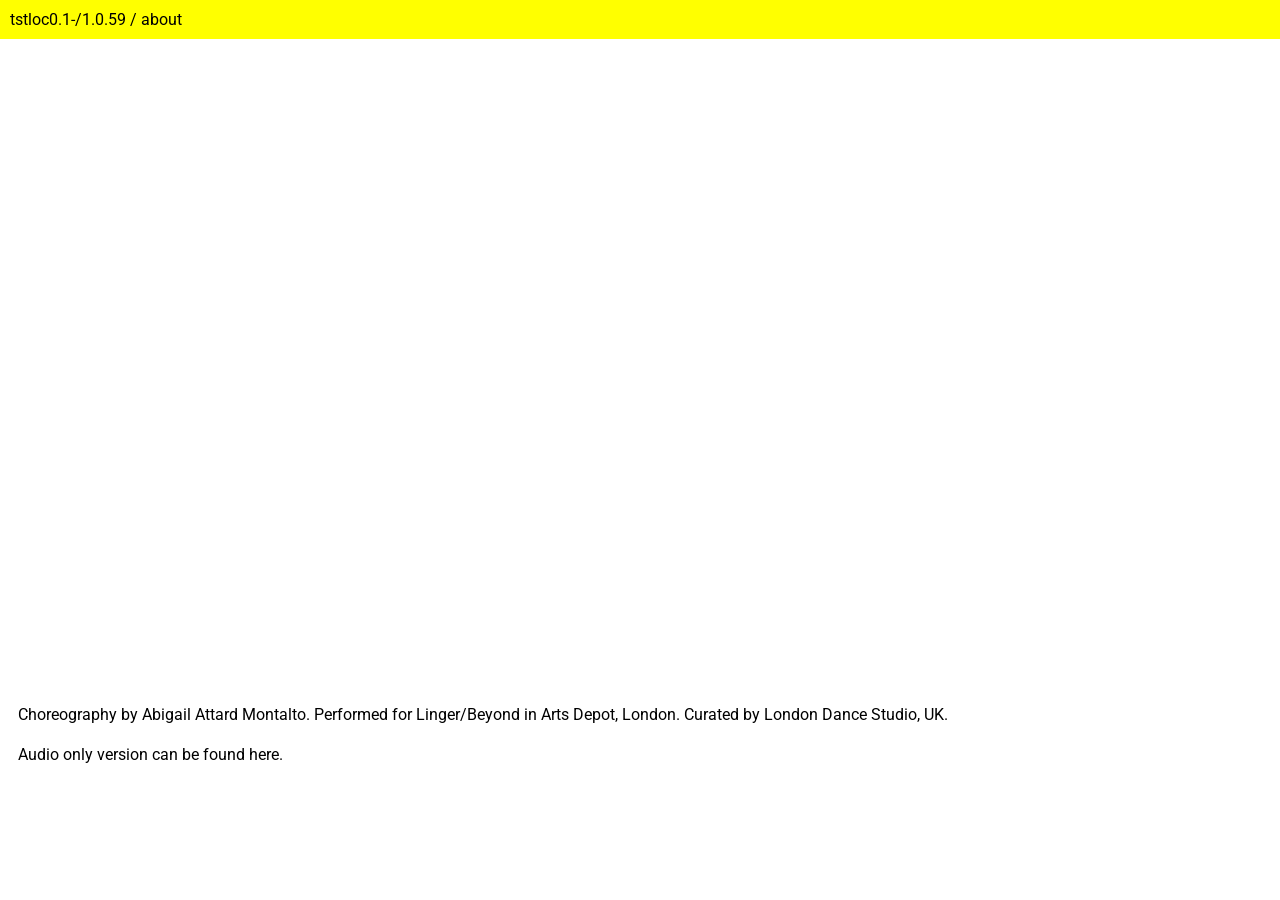
<file: lingerbeyond.html>
<!DOCTYPE HTML>
<html>

<head>
  <title>tstloc0.1-/1.0.59</title>
  <meta charset="utf-8">
  <link rel="stylesheet" href="style.css">
  <link href="https://fonts.googleapis.com/css?family=Roboto" rel="stylesheet">
</head>

<body>

<!-- TITLE AND ARTICLE HEADER SECTION -->
<div class="supertitle">
    <a href="index.html">tstloc0.1-/1.0.59</a> / <a href="about.html">about</a>
</div>

<!-- CONTENT SECTION -->
<div class="content-header">
<iframe width="1120" height="630" src="https://www.youtube.com/embed/h_FYhscokWs?rel=0&amp;showinfo=0" frameborder="0" allowfullscreen></iframe>
</div>
<div style="padding-top:40px;" class="content">
<p>Choreography by Abigail Attard Montalto. Performed for Linger/Beyond in Arts Depot, London. Curated by London Dance Studio, UK.</p>
<p>Audio only version can be found <a href="https://soundcloud.com/hheva/lingerbeyond-decay/s-uuLTL" target="_blank" rel="noopener">here</a>.</p>

</div>

</body>

</html>
</file>
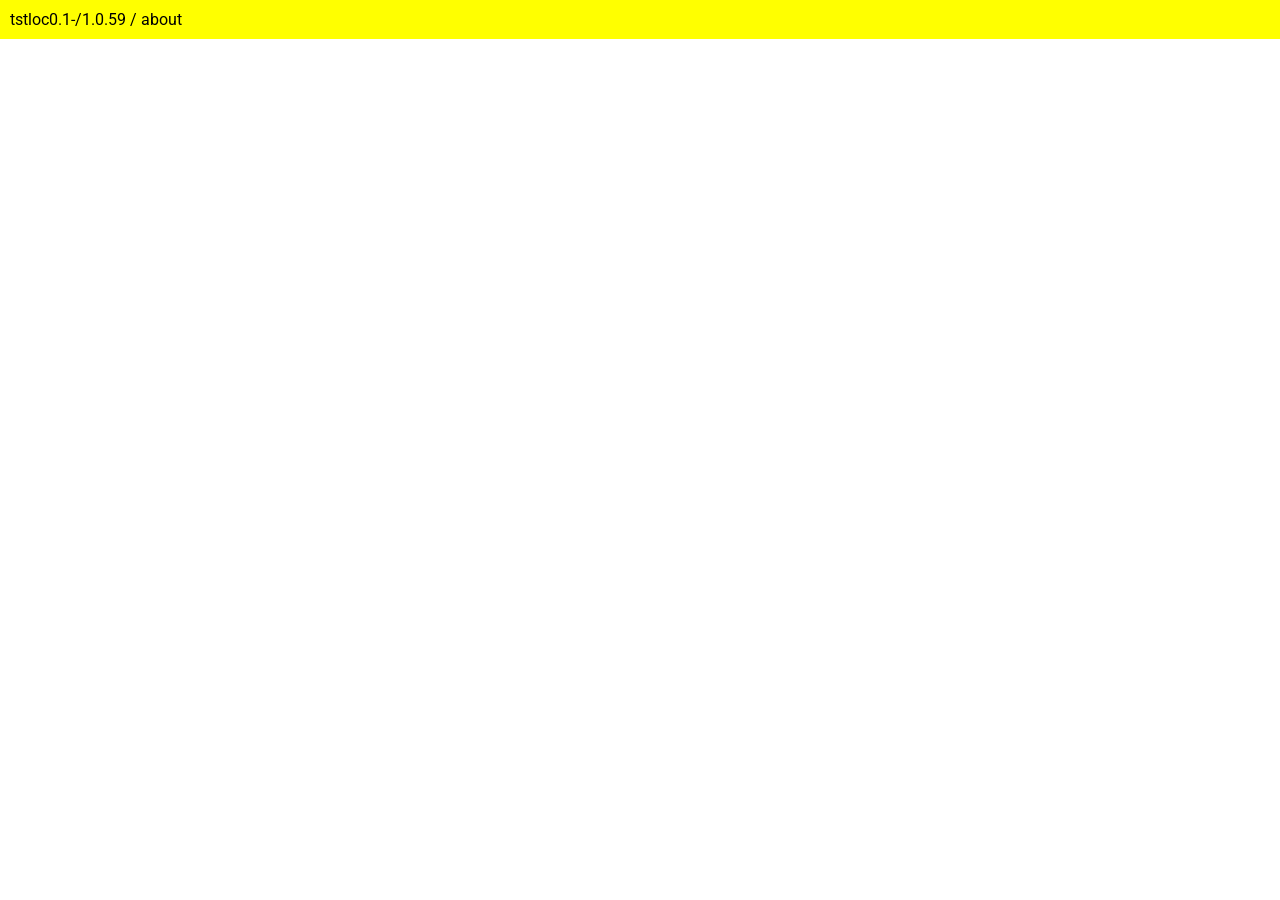
<file: monosys.html>
<!DOCTYPE HTML>
<html>

<head>
  <title>tstloc0.1-/1.0.59</title>
  <meta charset="utf-8">
  <link rel="stylesheet" href="style.css">
  <link href="https://fonts.googleapis.com/css?family=Roboto" rel="stylesheet">
</head>

<body>

  <!-- TITLE AND ARTICLE HEADER SECTION -->
  <div class="supertitle">
      <a href="index.html">tstloc0.1-/1.0.59</a> / <a href="about.html">about</a>
  </div>

  <!-- CONTENT SECTION -->
  <div class="content-header">
<iframe width="100%" height="300" scrolling="no" frameborder="no" allow="autoplay" src="https://w.soundcloud.com/player/?url=https%3A//api.soundcloud.com/tracks/315141399&color=%23313131&auto_play=false&hide_related=false&show_comments=true&show_user=true&show_reposts=false&show_teaser=true&visual=true"></iframe>
</div>
  <div class="content">
  </div>

  </body>

  </html>
</file>
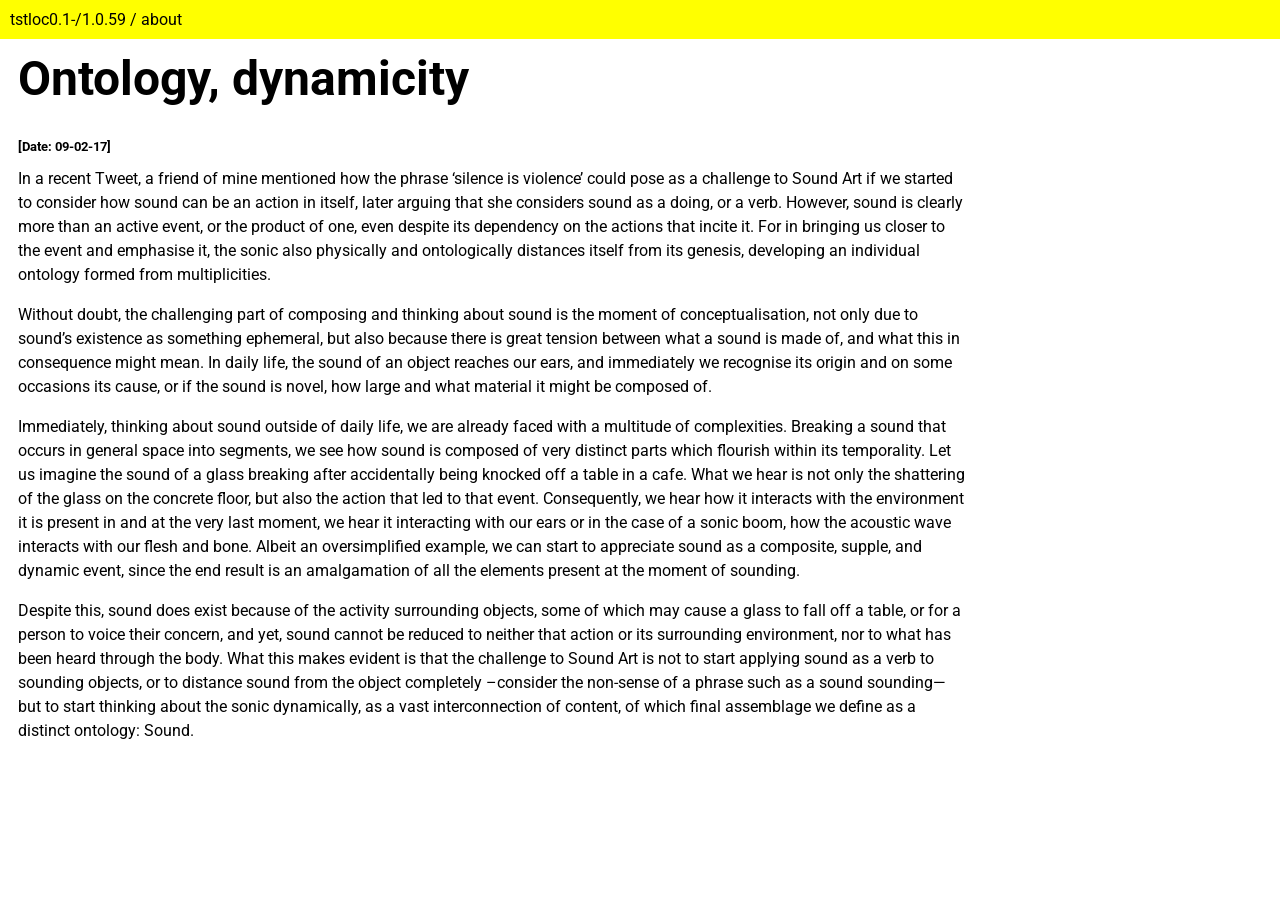
<file: ontodynamicity.html>
<!DOCTYPE HTML>
<html>

<head>
  <title>tstloc0.1-/1.0.59</title>
  <meta charset="utf-8">
  <link rel="stylesheet" href="style.css">
  <link href="https://fonts.googleapis.com/css?family=Roboto" rel="stylesheet">
</head>

<body>

<!-- TITLE AND ARTICLE HEADER SECTION -->
<div class="supertitle">
    <a href="index.html">tstloc0.1-/1.0.59</a> / <a href="about.html">about</a>
</div>

<!-- CONTENT SECTION -->
<div class="content-padding">
  <h1>Ontology, dynamicity</h1>
  <h5>[Date: 09-02-17]</h5>
</div>
<div class="content">
<p>
In a recent Tweet, a friend of mine mentioned how the phrase ‘silence is violence’ could pose as a challenge to Sound Art if we started to consider how sound can be an action in itself, later arguing that she considers sound as a doing, or a verb. However, sound is clearly more than an active event, or the product of one, even despite its dependency on the actions that incite it. For in bringing us closer to the event and emphasise it, the sonic also physically and ontologically distances itself from its genesis, developing an individual ontology formed from multiplicities. </p>
<p>
Without doubt, the challenging part of composing and thinking about sound is the moment of conceptualisation, not only due to sound’s existence as something ephemeral, but also because there is great tension between what a sound is made of, and what this in consequence might mean. In daily life, the sound of an object reaches our ears, and immediately we recognise its origin and on some occasions its cause, or if the sound is novel, how large and what material it might be composed of.</p>

<p>
Immediately, thinking about sound outside of daily life, we are already faced with a multitude of complexities. Breaking a sound that occurs in general space into segments, we see how sound is composed of very distinct parts which flourish within its temporality. Let us imagine the sound of a glass breaking after accidentally being knocked off a table in a cafe. What we hear is not only the shattering of the glass on the concrete floor, but also the action that led to that event. Consequently, we hear how it interacts with the environment it is present in and at the very last moment, we hear it interacting with our ears or in the case of a sonic boom, how the acoustic wave interacts with our flesh and bone. Albeit an oversimplified example, we can start to appreciate sound as a composite, supple, and dynamic event, since the end result is an amalgamation of all the elements present at the moment of sounding.
</p>

<p>
Despite this, sound does exist because of the activity surrounding objects, some of which may cause a glass to fall off a table, or for a person to voice their concern, and yet, sound cannot be reduced to neither that action or its surrounding environment, nor to what has been heard through the body. What this makes evident is that the challenge to Sound Art is not to start applying sound as a verb to sounding objects, or to distance sound from the object completely –consider the non-sense of a phrase such as a sound sounding— but to start thinking about the sonic dynamically, as a vast interconnection of content, of which final assemblage we define as a distinct ontology: Sound.</p>

</div>

</body>

</html>
</file>
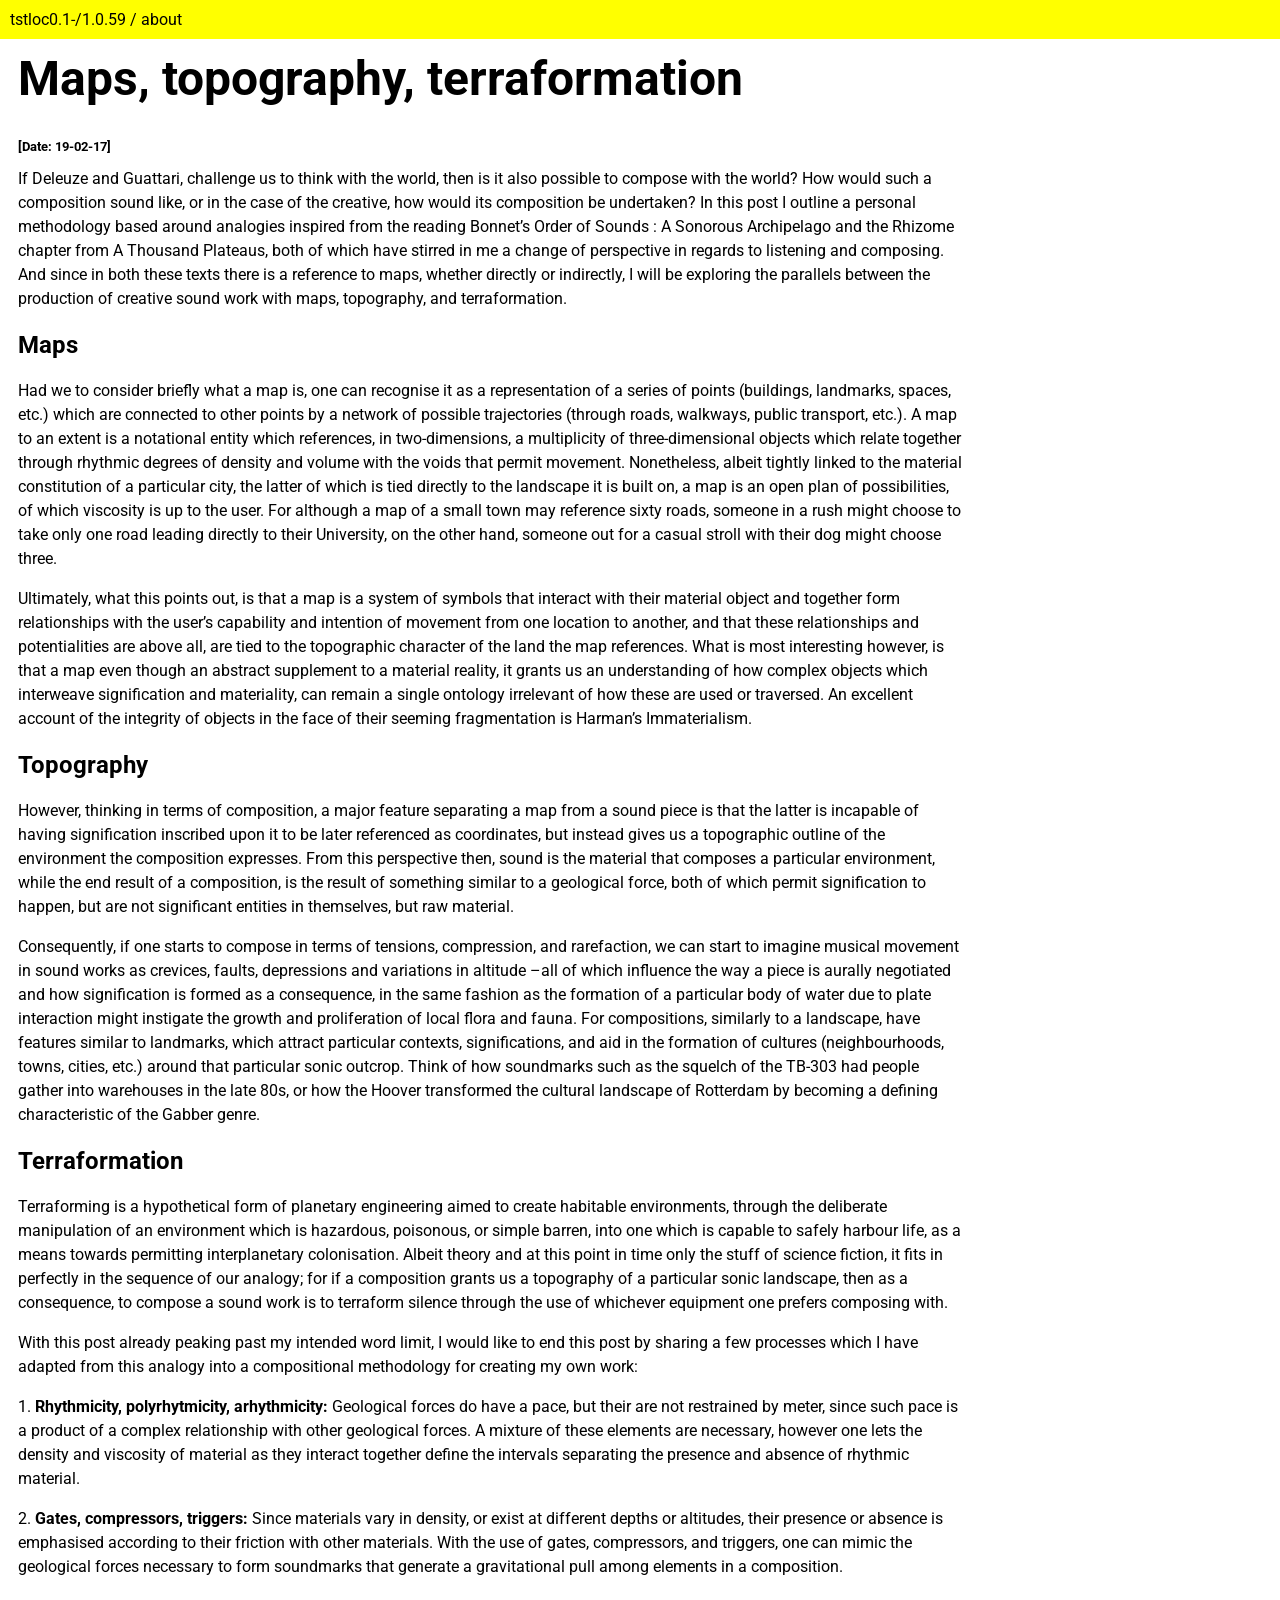
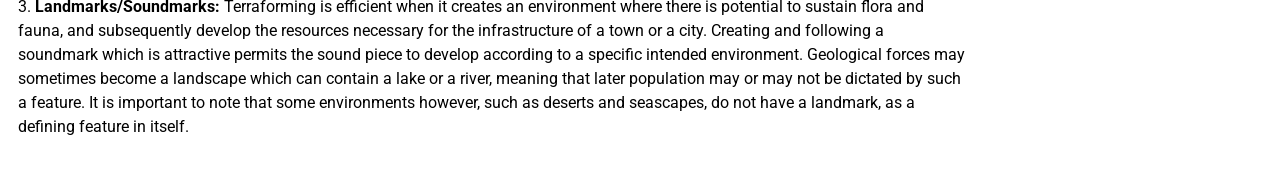
<file: terraformation.html>
<!DOCTYPE HTML>
<html>

<head>
  <title>tstloc0.1-/1.0.59</title>
  <meta charset="utf-8">
  <link rel="stylesheet" href="style.css">
  <link href="https://fonts.googleapis.com/css?family=Roboto" rel="stylesheet">
</head>

<body>

<!-- TITLE AND ARTICLE HEADER SECTION -->
<div class="supertitle">
    <a href="index.html">tstloc0.1-/1.0.59</a> / <a href="about.html">about</a>
</div>


<!-- CONTENT SECTION -->
<div class="content-padding">
  <h1>Maps, topography, terraformation</h1>
  <h5>[Date: 19-02-17]</h5>
</div>
<div class="content">
<p>
If Deleuze and Guattari, challenge us to think with the world, then is it also possible to compose with the world? How would such a composition sound like, or in the case of the creative, how would its composition be undertaken? In this post I outline a personal methodology based around analogies inspired from the reading Bonnet’s Order of Sounds : A Sonorous Archipelago and the Rhizome chapter from A Thousand Plateaus, both of which have stirred in me a change of perspective in regards to listening and composing. And since in both these texts there is a reference to maps, whether directly or indirectly, I will be exploring the parallels between the production of creative sound work with maps, topography, and terraformation.</p>
<h2>Maps</h2>
<p>
Had we to consider briefly what a map is, one can recognise it as a representation of a series of points (buildings, landmarks, spaces, etc.) which are connected to other points by a network of possible trajectories (through roads, walkways, public transport, etc.). A map to an extent is a notational entity which references, in two-dimensions, a multiplicity of three-dimensional objects which relate together through rhythmic degrees of density and volume with the voids that permit movement. Nonetheless, albeit tightly linked to the material constitution of a particular city, the latter of which is tied directly to the  landscape it is built on, a map is an open plan of possibilities, of which viscosity is up to the user. For although a map of a small town may reference sixty roads, someone in a rush might choose to take only one road leading directly to their University, on the other hand, someone out for a casual stroll with their dog might choose three.
</p>

<p>
Ultimately, what this points out, is that a map is a system of symbols that interact with their material object and together form relationships with the user’s capability and intention of movement from one location to another, and that these relationships and potentialities are above all, are tied to the topographic character of the land the map references. What is most interesting however, is that a map even though an abstract supplement to a material reality, it grants us an understanding of how complex objects which interweave signification and materiality, can remain a single ontology irrelevant of how these are used or traversed. An excellent account of the integrity of objects in the face of their seeming fragmentation is Harman’s Immaterialism.
</p>

<h2>Topography</h2>
<p>
However, thinking in terms of composition, a major feature separating a map from a sound piece is that the latter is incapable of having signification inscribed upon it to be later referenced as coordinates, but instead gives us a topographic outline of the environment the composition expresses. From this perspective then, sound is the material that composes a particular environment, while the end result of a composition, is the result of something similar to a geological force, both of which permit signification to happen, but are not significant entities in themselves, but raw material.
</p>
<p>
Consequently, if one starts to compose in terms of tensions, compression, and rarefaction, we can start to imagine musical movement in sound works as crevices, faults, depressions and variations in altitude –all of which influence the way a piece is aurally negotiated and how signification is formed as a consequence, in the same fashion as the formation of a particular body of water due to plate interaction might instigate the growth and proliferation of local flora and fauna. For compositions, similarly to a landscape, have features similar to landmarks, which attract particular contexts, significations, and aid in the formation of cultures (neighbourhoods, towns, cities, etc.) around that particular sonic outcrop. Think of how soundmarks such as the squelch of the TB-303 had people gather into warehouses in the late 80s, or how the Hoover transformed the cultural landscape of Rotterdam by becoming a defining characteristic of the Gabber genre.
</p>
<h2>Terraformation</h2>
<p>
Terraforming is a hypothetical form of planetary engineering aimed to create habitable environments, through the deliberate manipulation of an environment which is hazardous, poisonous, or simple barren, into one which is capable to safely harbour life, as a means towards permitting interplanetary colonisation. Albeit theory and at this point in time only the stuff of science fiction, it fits in perfectly in the sequence of our analogy; for if a composition grants us a topography of a particular sonic landscape, then as a consequence, to compose a sound work is to terraform silence through the use of whichever equipment one prefers composing with.
</p>
<p>With this post already peaking past my intended word limit, I would like to end this post by sharing a few processes which I have adapted from this analogy into a compositional methodology for creating my own work:</p>
<p>1. <b>Rhythmicity, polyrhytmicity, arhythmicity:</b> Geological forces do have a pace, but their are not restrained by meter, since such pace is a product of a complex relationship with other geological forces. A mixture of these elements are necessary, however one lets the density and viscosity of material as they interact together define the intervals separating the presence and absence of rhythmic material.</p>
<p>2. <b>Gates, compressors, triggers: </b>Since materials vary in density, or exist at different depths or altitudes, their presence or absence is emphasised according to their friction with other materials. With the use of gates, compressors, and triggers, one can mimic the geological forces necessary to form soundmarks that generate a gravitational pull among elements in a composition.</p>
<p>3. <b>Landmarks/Soundmarks:</b> Terraforming is efficient when it creates an environment where there is potential to sustain flora and fauna, and subsequently develop the resources necessary for the infrastructure of a town or a city. Creating and following a soundmark which is attractive permits the sound piece to develop according to a specific intended environment. Geological forces may sometimes become a landscape which can contain a lake or a river, meaning that later population may or may not be dictated by such a feature. It is important to note that some environments however, such as deserts and seascapes, do not have a landmark, as a defining feature in itself.</p>

</div>

</body>

</html>
</file>
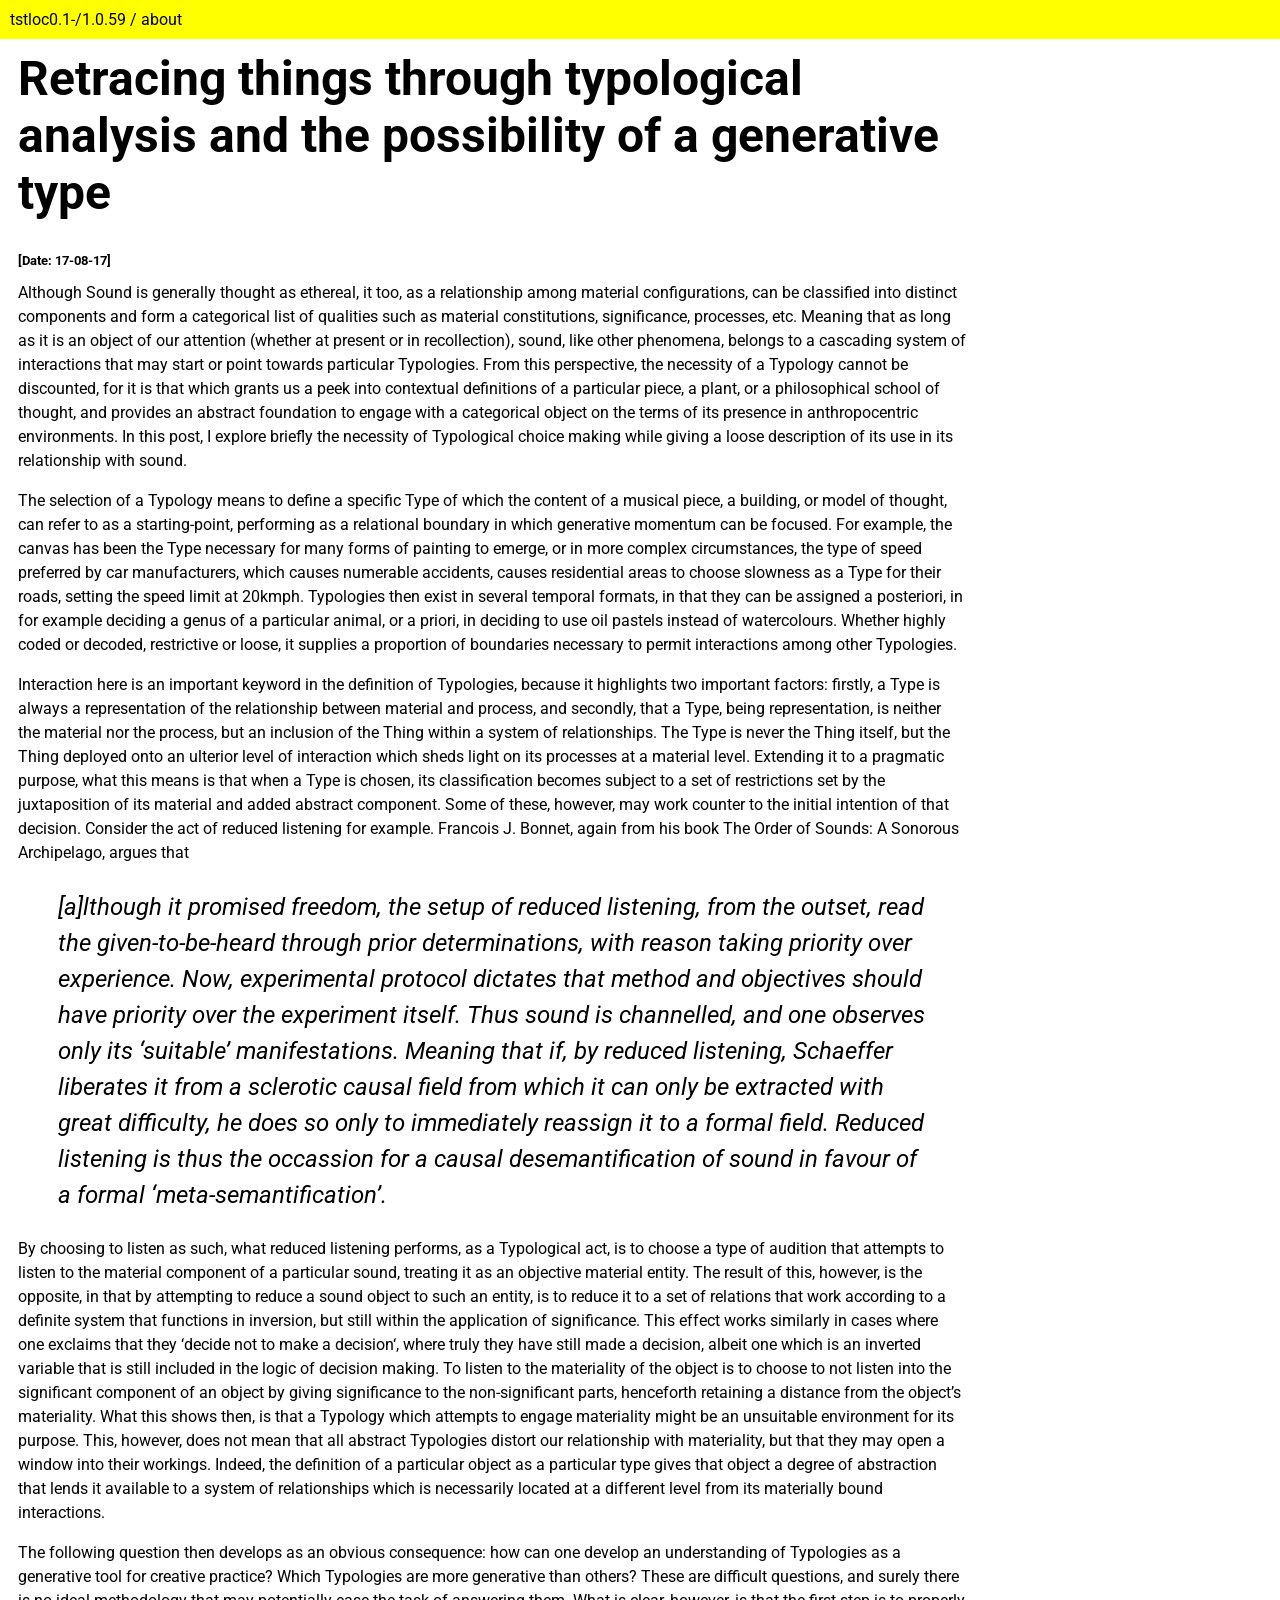
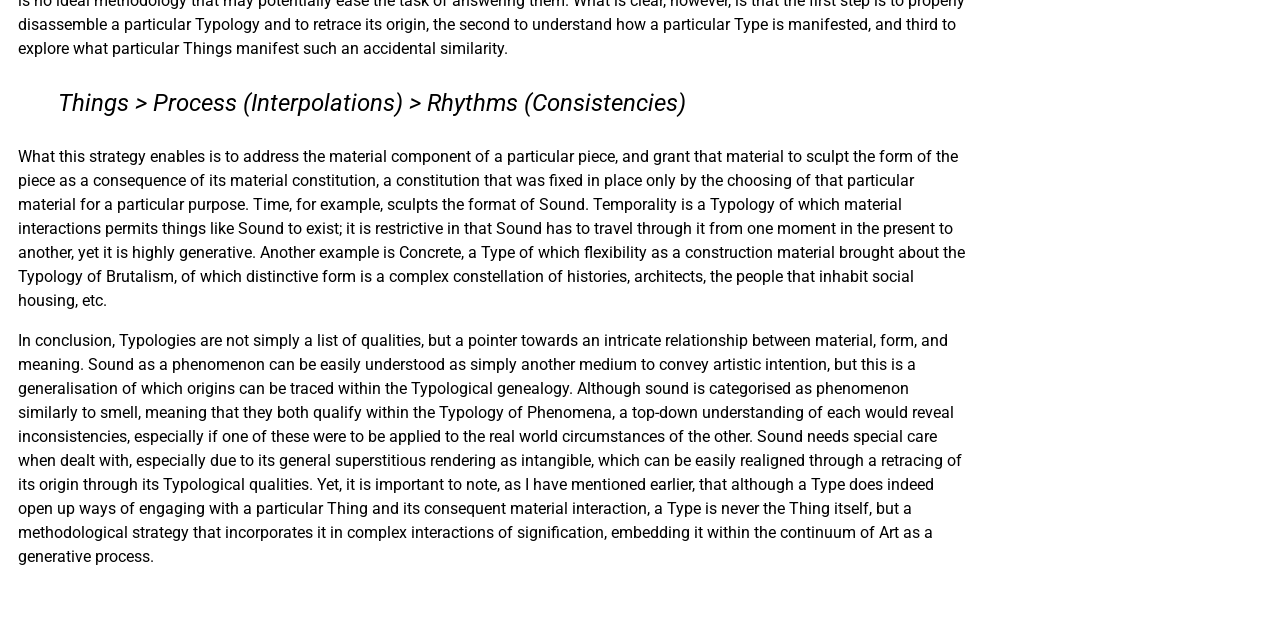
<file: typologies.html>
<!DOCTYPE HTML>
<html>

<head>
  <title>tstloc0.1-/1.0.59</title>
  <meta charset="utf-8">
  <link rel="stylesheet" href="style.css">
  <link href="https://fonts.googleapis.com/css?family=Roboto" rel="stylesheet">
</head>

<body>

<!-- TITLE AND ARTICLE HEADER SECTION -->
<div class="supertitle">
    <a href="index.html">tstloc0.1-/1.0.59</a> / <a href="about.html">about</a>
</div>

<!-- CONTENT SECTION -->
<div class="content-padding">
  <h1>Retracing things through typological analysis and the possibility of a generative type</h1>
    <h5>[Date: 17-08-17]</h5>
</div>
<div class="content">
<p>
Although Sound is generally thought as ethereal, it too, as a relationship among material configurations, can be classified into distinct components and form a categorical list of qualities such as material constitutions, significance, processes, etc. Meaning that as long as it is an object of our attention (whether at present or in recollection), sound, like other phenomena, belongs to a cascading system of interactions that may start or point towards particular Typologies. From this perspective, the necessity of a Typology cannot be discounted, for it is that which grants us a peek into contextual definitions of a particular piece, a plant, or a philosophical school of thought, and provides an abstract foundation to engage with a categorical object on the terms of its presence in anthropocentric environments. In this post, I explore briefly the necessity of Typological choice making while giving a loose description of its use in its relationship with sound.</p>

<p>The selection of a Typology means to define a specific Type of which the content of a musical piece, a building, or model of thought, can refer to as a starting-point, performing as a relational boundary in which generative momentum can be focused. For example, the canvas has been the Type necessary for many forms of painting to emerge, or in more complex circumstances, the type of speed preferred by car manufacturers, which causes numerable accidents, causes residential areas to choose slowness as a Type for their roads, setting the speed limit at 20kmph. Typologies then exist in several temporal formats, in that they can be assigned a posteriori, in for example deciding a genus of a particular animal, or a priori, in deciding to use oil pastels instead of watercolours. Whether highly coded or decoded, restrictive or loose, it supplies a proportion of boundaries necessary to permit interactions among other Typologies.</p>

<p>Interaction here is an important keyword in the definition of Typologies, because it highlights two important factors: firstly, a Type is always a representation of the relationship between material and process, and secondly, that a Type, being representation, is neither the material nor the process, but an inclusion of the Thing within a system of relationships. The Type is never the Thing itself, but the Thing deployed onto an ulterior level of interaction which sheds light on its processes at a material level. Extending it to a pragmatic purpose, what this means is that when a Type is chosen, its classification becomes subject to a set of restrictions set by the juxtaposition of its material and added abstract component. Some of these, however, may work counter to the initial intention of that decision. Consider the act of reduced listening for example. Francois J. Bonnet, again from his book The Order of Sounds: A Sonorous Archipelago, argues that</p>

<blockquote>
[a]lthough it promised freedom, the setup of reduced listening, from the outset, read the given-to-be-heard through prior determinations, with reason taking priority over experience. Now, experimental protocol dictates that method and objectives should have priority over the experiment itself. Thus sound is channelled, and one observes only its ‘suitable’ manifestations. Meaning that if, by reduced listening, Schaeffer liberates it from a sclerotic causal field from which it can only be extracted with great difficulty, he does so only to immediately reassign it to a formal field. Reduced listening is thus the occassion for a causal desemantification of sound in favour of a formal ‘meta-semantification’.</blockquote>

<p>
By choosing to listen as such, what reduced listening performs, as a Typological act, is to choose a type of audition that attempts to listen to the material component of a particular sound, treating it as an objective material entity. The result of this, however, is the opposite, in that by attempting to reduce a sound object to such an entity, is to reduce it to a set of relations that work according to a definite system that functions in inversion, but still within the application of significance. This effect works similarly in cases where one exclaims that they ‘decide not to make a decision‘, where truly they have still made a decision, albeit one which is an inverted variable that is still included in the logic of decision making. To listen to the materiality of the object is to choose to not listen into the significant component of an object by giving significance to the non-significant parts, henceforth retaining a distance from the object’s materiality. What this shows then, is that a Typology which attempts to engage materiality might be an unsuitable environment for its purpose. This, however, does not mean that all abstract Typologies distort our relationship with materiality, but that they may open a window into their workings. Indeed, the definition of a particular object as a particular type gives that object a degree of abstraction that lends it available to a system of relationships which is necessarily located at a different level from its materially bound interactions.</p>

<p>The following question then develops as an obvious consequence: how can one develop an understanding of Typologies as a generative tool for creative practice? Which Typologies are more generative than others? These are difficult questions, and surely there is no ideal methodology that may potentially ease the task of answering them. What is clear, however, is that the first step is to properly disassemble a particular Typology and to retrace its origin, the second to understand how a particular Type is manifested, and third to explore what particular Things manifest such an accidental similarity.</p>

<blockquote>
Things > Process (Interpolations) > Rhythms (Consistencies)</blockquote>

<p>What this strategy enables is to address the material component of a particular piece, and grant that material to sculpt the form of the piece as a consequence of its material constitution, a constitution that was fixed in place only by the choosing of that particular material for a particular purpose. Time, for example, sculpts the format of Sound. Temporality is a Typology of which material interactions permits things like Sound to exist; it is restrictive in that Sound has to travel through it from one moment in the present to another, yet it is highly generative. Another example is Concrete, a Type of which flexibility as a construction material brought about the Typology of Brutalism, of which distinctive form is a complex constellation of histories, architects, the people that inhabit social housing, etc.</p>

<p>
In conclusion, Typologies are not simply a list of qualities, but a pointer towards an intricate relationship between material, form, and meaning. Sound as a phenomenon can be easily understood as simply another medium to convey artistic intention, but this is a generalisation of which origins can be traced within the Typological genealogy. Although sound is categorised as phenomenon similarly to smell, meaning that they both qualify within the Typology of Phenomena, a top-down understanding of each would reveal inconsistencies, especially if one of these were to be applied to the real world circumstances of the other. Sound needs special care when dealt with, especially due to its general superstitious rendering as intangible, which can be easily realigned through a retracing of its origin through its Typological qualities. Yet, it is important to note, as I have mentioned earlier, that although a Type does indeed open up ways of engaging with a particular Thing and its consequent material interaction, a Type is never the Thing itself, but a methodological strategy that incorporates it in complex interactions of signification, embedding it within the continuum of Art as a generative process. </p>

</div>

</body>

</html>
</file>
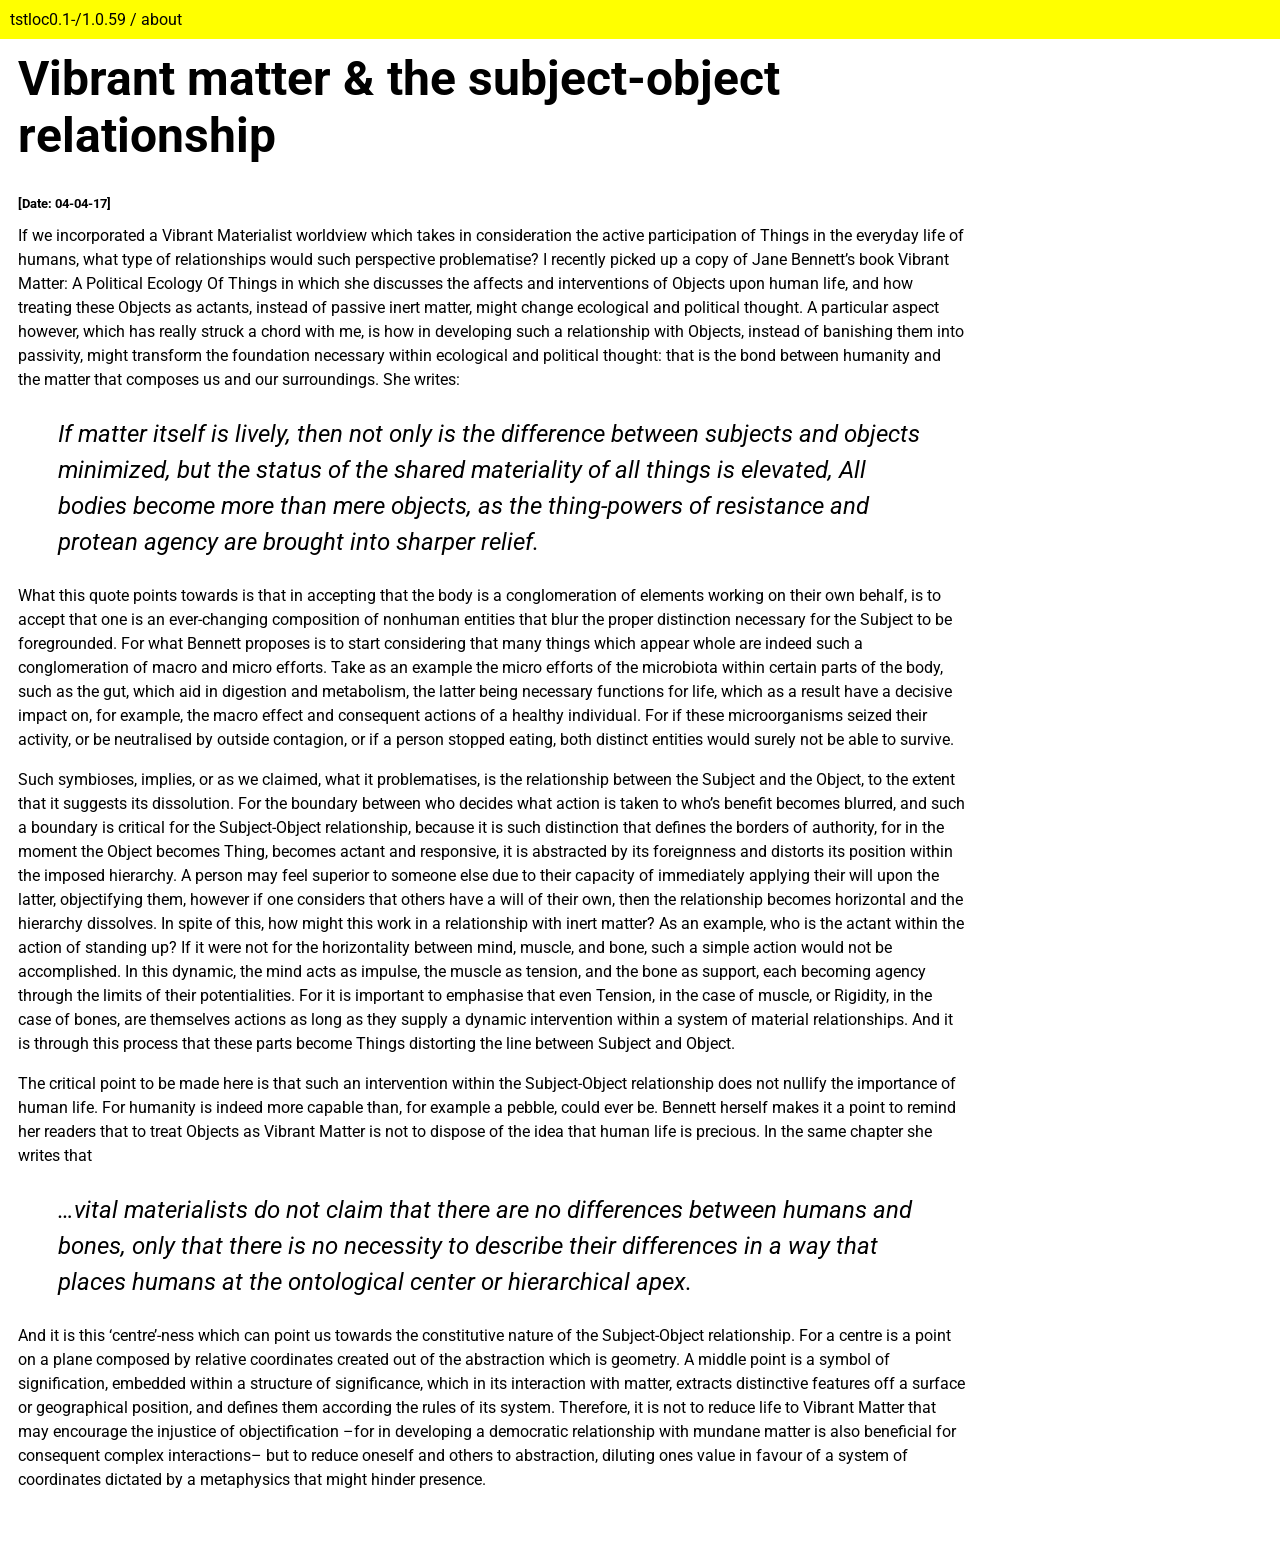
<file: vibrantmatter.html>
<!DOCTYPE HTML>
<html>

<head>
  <title>tstloc0.1-/1.0.59</title>
  <meta charset="utf-8">
  <link rel="stylesheet" href="style.css">
  <link href="https://fonts.googleapis.com/css?family=Roboto" rel="stylesheet">
</head>

<body>

<!-- TITLE AND ARTICLE HEADER SECTION -->
<div class="supertitle">
    <a href="index.html">tstloc0.1-/1.0.59</a> / <a href="about.html">about</a>
</div>

<!-- CONTENT SECTION -->
<div class="content-padding">
  <h1>Vibrant matter & the subject-object relationship</h1>
  <h5>[Date: 04-04-17]</h5>
</div>
<div class="content">
<p>
If we incorporated a Vibrant Materialist worldview which takes in consideration the active participation of Things in the everyday life of humans, what type of relationships would such perspective problematise? I recently picked up a copy of Jane Bennett’s book Vibrant Matter: A Political Ecology Of Things in which she discusses the affects and interventions of Objects upon human life, and how treating these Objects as actants, instead of passive inert matter, might change ecological and political thought. A particular aspect however, which has really struck a chord with me, is how in developing such a relationship with Objects, instead of banishing them into passivity, might transform the foundation necessary within ecological and political thought: that is the bond between humanity and the matter that composes us and our surroundings. She writes:</p>

<blockquote>
If matter itself is lively, then not only is the difference between subjects and objects minimized, but the status of the shared materiality of all things is elevated, All bodies become more than mere objects, as the thing-powers of resistance and protean agency are brought into sharper relief.</blockquote>

<p>What this quote points towards is that in accepting that the body is a conglomeration of elements working on their own behalf, is to accept that one is an ever-changing composition of nonhuman entities that blur the proper distinction necessary for the Subject to be foregrounded. For what Bennett proposes is to start considering that many things which appear whole are indeed such a conglomeration of macro and micro efforts. Take as an example the micro efforts of the microbiota within certain parts of the body, such as the gut, which aid in digestion and metabolism, the latter being necessary functions for life, which as a result have a decisive impact on, for example, the macro effect and consequent actions of a healthy individual. For if these microorganisms seized their activity, or be neutralised by outside contagion, or if a person stopped eating, both distinct entities would surely not be able to survive.</p>

<p>Such symbioses, implies, or as we claimed, what it problematises, is the relationship between the Subject and the Object, to the extent that it suggests its dissolution. For the boundary between who decides what action is taken to who’s benefit becomes blurred, and such a boundary is critical for the Subject-Object relationship, because it is such distinction that defines the borders of authority, for in the moment the Object becomes Thing, becomes actant and responsive, it is abstracted by its foreignness and distorts its position within the imposed hierarchy. A person may feel superior to someone else due to their capacity of immediately applying their will upon the latter, objectifying them, however if one considers that others have a will of their own, then the relationship becomes horizontal and the hierarchy dissolves. In spite of this, how might this work in a relationship with inert matter? As an example, who is the actant within the action of standing up? If it were not for the horizontality between mind, muscle, and bone, such a simple action would not be accomplished. In this dynamic, the mind acts as impulse, the muscle as tension, and the bone as support, each becoming agency through the limits of their potentialities. For it is important to emphasise that even Tension, in the case of muscle, or Rigidity, in the case of bones, are themselves actions as long as they supply a dynamic intervention within a system of material relationships. And it is through this process that these parts become Things distorting the line between Subject and Object.</p>

<p>
The critical point to be made here is that such an intervention within the Subject-Object relationship does not nullify the importance of human life.  For humanity is indeed more capable than, for example a pebble, could ever be. Bennett herself makes it a point to remind her readers that to treat Objects as Vibrant Matter is not to dispose of the idea that human life is precious. In the same chapter she writes that</p>

<blockquote>
…vital materialists do not claim that there are no differences between humans and bones, only that there is no necessity to describe their differences in a way that places humans at the ontological center or hierarchical apex.</blockquote>

<p>And it is this ‘centre’-ness which can point us towards the constitutive nature of the Subject-Object relationship. For a centre is a point on a plane composed by relative coordinates created out of the abstraction which is geometry. A middle point is a symbol of signification, embedded within a structure of significance, which in its interaction with matter, extracts distinctive features off a surface or geographical position, and defines them according the rules of its system. Therefore, it is not to reduce life to Vibrant Matter that may encourage the injustice of objectification –for in developing a democratic relationship with mundane matter is also beneficial for consequent complex interactions– but to reduce oneself and others to abstraction, diluting ones value in favour of a system of coordinates dictated by a metaphysics that might hinder presence.</p>

</div>

</body>

</html>
</file>
<file: styles.css>
body {
    font-family: "IBM Plex Mono";
    font-size: 1rem;

    background-image: linear-gradient(to bottom right, #ececec, #e3e3e3);

    padding: 0;
    margin: 0;

    min-height: 100vh;
    display: flex;
    /* justify-content: space-between; */
}

@media (max-width: 1200px) {
    body {
        flex-direction: column-reverse;
        justify-content: center;
    }
}

@media (max-width: 1200px) {
    #info_table {
        width: 100%;
        min-width: 0;
        max-width: 100%;

    }
}

ul {
    list-style-type: none;
    margin: 0;
    padding: 0;
}

a {
    text-decoration: none;
    color: #0e1fb5;
}

a:visited {
    color: black;
    /* background-color: #d6fa5a50; */
}

.code mark,
.name mark {
    background-color: transparent;
}

.xp_line:hover .code mark,
.xp_line:hover .name mark {
    background-color: #d6fa5a;
}


h1 {
    color: black;
    background-color: #e3e3e3;
    /* text-decoration: underline; */
    font-size: 0.9rem;
    font-weight: 900;
}

/* GROUPINGS */

#xp_table,
#info_table {
    padding-right: 10px;
    padding-left: 10px;
}

/* XP TABLE BROAD */

#xp_table {
    flex: 2 1 auto;
    min-width: 850px;
}

#xp_table .xp_line {
    display: flex;
    /* width: max-content; */
    /* justify-content: left; */
}


/* CATEGORIES */

#xp_table .xp_line .code {
    width: 10%;
    min-width: 55px;
    /* background-color: wheat; */
}

#xp_table .xp_line .year {
    text-align: left;
    width: 5%;
    min-width: 45px;
    /* background-color: tomato; */
}

#xp_table .xp_line .name {
    text-align: left;
    width: 50%;
    /* background-color: blueviolet; */
}

#xp_table .xp_line .org {
    text-align: right;
    width: 22%;
    min-width: 120px;
    /* background-color: aquamarine; */
}

#xp_table .xp_line .category {
    width: 15%;
    min-width: 65px;
    text-align: end;
    /* background-color: brown; */
}

/* XP TABLE SUB CATEGORIES */

.audio mark {
    background-color: #f3c4ac;
}

.data mark {
    background-color: #afc5e0;
}

.presentation mark {
    background-color: #e7e683;
}

.project mark {
    background-color: #b7d9b4;
}


.publication mark {
    background-color: #d6d6d6;
}

.teaching mark {
    background-color: #e1cfea;
}


/* INFO TABLE */

#info_table {
    box-sizing: border-box;

    flex: 2 1 auto;

    min-width: 225px;
    max-width: 400px;

    background-image: radial-gradient(#d6fa5a 20%, #0e1fb5, #0e1fb5 80%);
    min-height: 100%;
    padding-bottom: 20px;

}

#info_table p,
li {
    color: white;
    text-align: justify;
}

#info_table a {
    color: black;
    background-color: #d6fa5a;
}

@media (max-width: 1200px) {
    body {
        flex-direction: column-reverse;
        justify-content: center;
    }

    #info_table {
        width: 100%;
        min-width: 0;
        max-width: 100%;

    }

    #xp_table {
        box-sizing: border-box;
        width: 100%;
        min-width: 0;
        max-width: 100%;
        padding: 10px;
        margin: 0;
    }

    .xp_line {
        flex-direction: column;
        justify-content: space-between;
        /* align-items: flex-start; */
    }

    .xp_line .code,
    .xp_line .year,
    .xp_line .name,
    .xp_line .org,
    .xp_line .category {
        box-sizing: border-box;
        width: 100% !important;
        min-width: 0 !important;
        max-width: 100% !important;
        /* text-align: left !important; */
        margin: 0 !important;
        padding: 0 !important;
        /* word-break: break-word !important; */
        /* white-space: normal !important; */
    }
}

/* @media (max-width: 1200px) {} */
</file>
<file: style.css>
a:link, a:visited {
    color: black;
    padding: 0px 0px;
    text-decoration: none;
}

a:hover, a:active {
    color: rgb(175,175,175);
}

body {
  font-size: 100%;
  height: 100%;
  font-family: "Roboto", sans-serif;
}

blockquote {
  font-style: italic;
  font-size: 150%;
  line-height: 150%;
}

h1 {
  font-size: 300%;
  padding: 0px;
}

h5 {
  margin-top: 2%;
}

img {
  max-width: 100%;
  max-height: 100%;
  padding: 10px;
}

img.about {
  max-width: 50%;
  max-height: 50%;
}

p, ol {
  line-height: 150%;
}

ul {
      list-style-type: none;
      text-align: left;
      padding-right: 1rem;
}

.content, .content-padding, .content-header, .sidebar {
  padding-left: 10px;
  padding-right: 10px;
  max-width: 75%;
  word-wrap: break-word;
}

.content {
    height: 100%;
    min-height: auto;
    position: relative;
    /*background: #0f0;*/
    overflow-y: hidden;
    z-index: 45;
    top: -25px;
    margin-left: 0%;
}

/* this section is actually video/soundcloud media or images */

.content-header {
  height: 100%;
  width: 100%;
  position: relative;
  z-index: 45;
  top: 40px;
  padding-bottom: 20px;
  padding-top: 10px;
  margin-left: 0%;
}

/* this section is titles of texts */

.content-padding {
  height: 100%;
  position: relative;
  /*background: #0f0;*/
  z-index: 50;
  padding-top: 10px;
  margin-left: 0%;
}

.sidebar {
  padding-top: 40px;
    left: 0px;
    position: fixed;
    width: 15%;
    height: 100%;
    word-wrap: normal;
    font-family: "Roboto", sans-serif;
    z-index: 100;
    overflow: auto;
    font-size: 75%;
}

.supertitle {
  top: 0px;
  left: 0px;
  padding: 10px 0px 10px 10px;
  position: fixed;
  width: 100%;
  font-size: 100%;
  z-index: 150;
  background-color: #ff0;
  opacity: 1;
}
</file>
